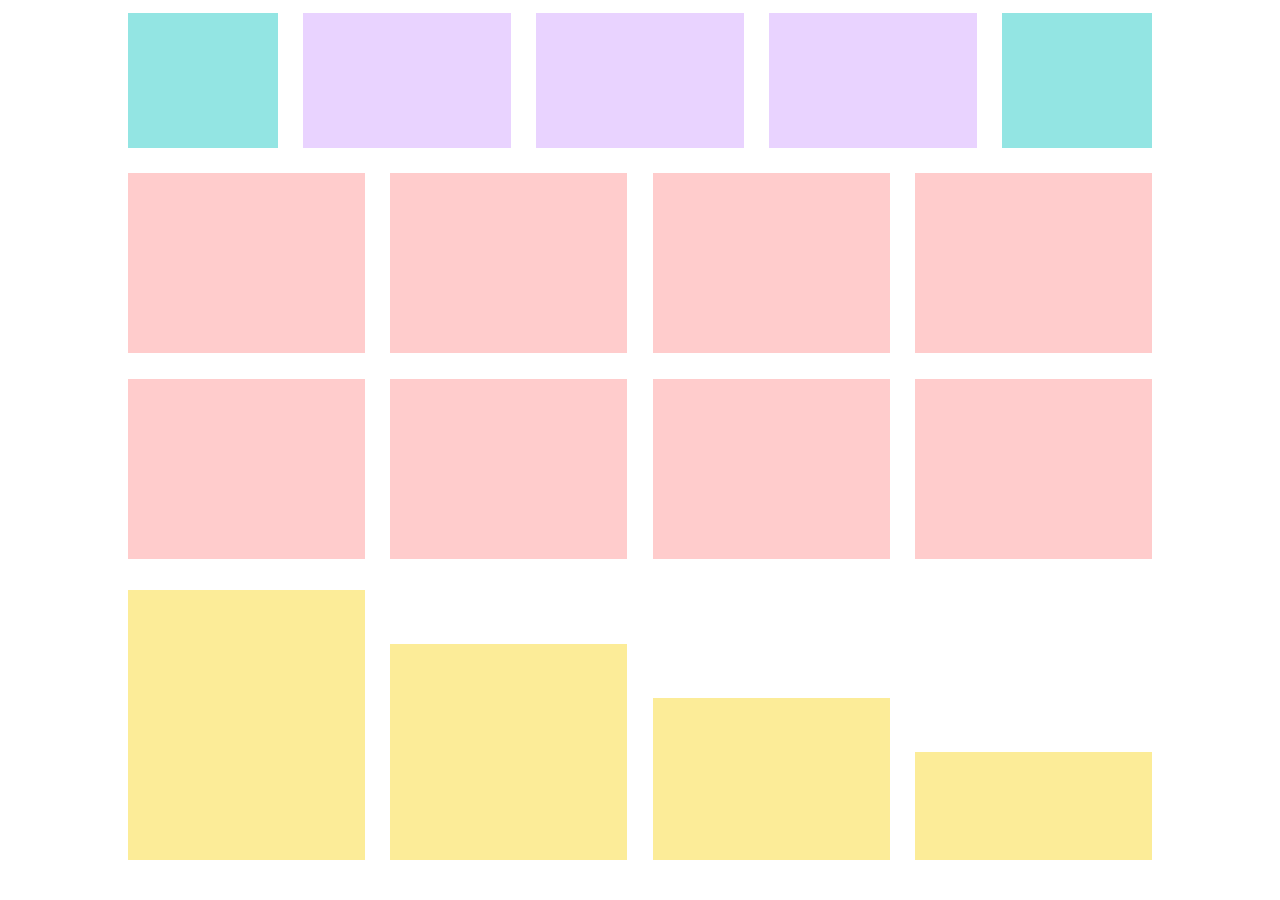
<file: latihan2/index.html>
<!DOCTYPE html>
<html>
<head>
	<title>Latihan2_Elizabeth</title>
	<link rel="stylesheet" type="text/css" href="assets/style.css">
</head>

	<body>
		<div class="Dasar">
			<div class="Satu"></div>
			<div class="Dua"></div>
			<div class="Dua"></div>
			<div class="Dua"></div>
			<div class="Satu"></div>
			<div class="Tiga"></div>
			<div class="Tiga"></div>
			<div class="Tiga"></div>
			<div class="Tiga"></div>
			<div class="Tiga"></div>
			<div class="Tiga"></div>
			<div class="Tiga"></div>
			<div class="Tiga"></div>
			<div class="EmpatA"></div>
			<div class="EmpatB"></div>
			<div class="EmpatC"></div>
			<div class="EmpatD"></div>
		</div>
	</body>
	
</html>
</file>
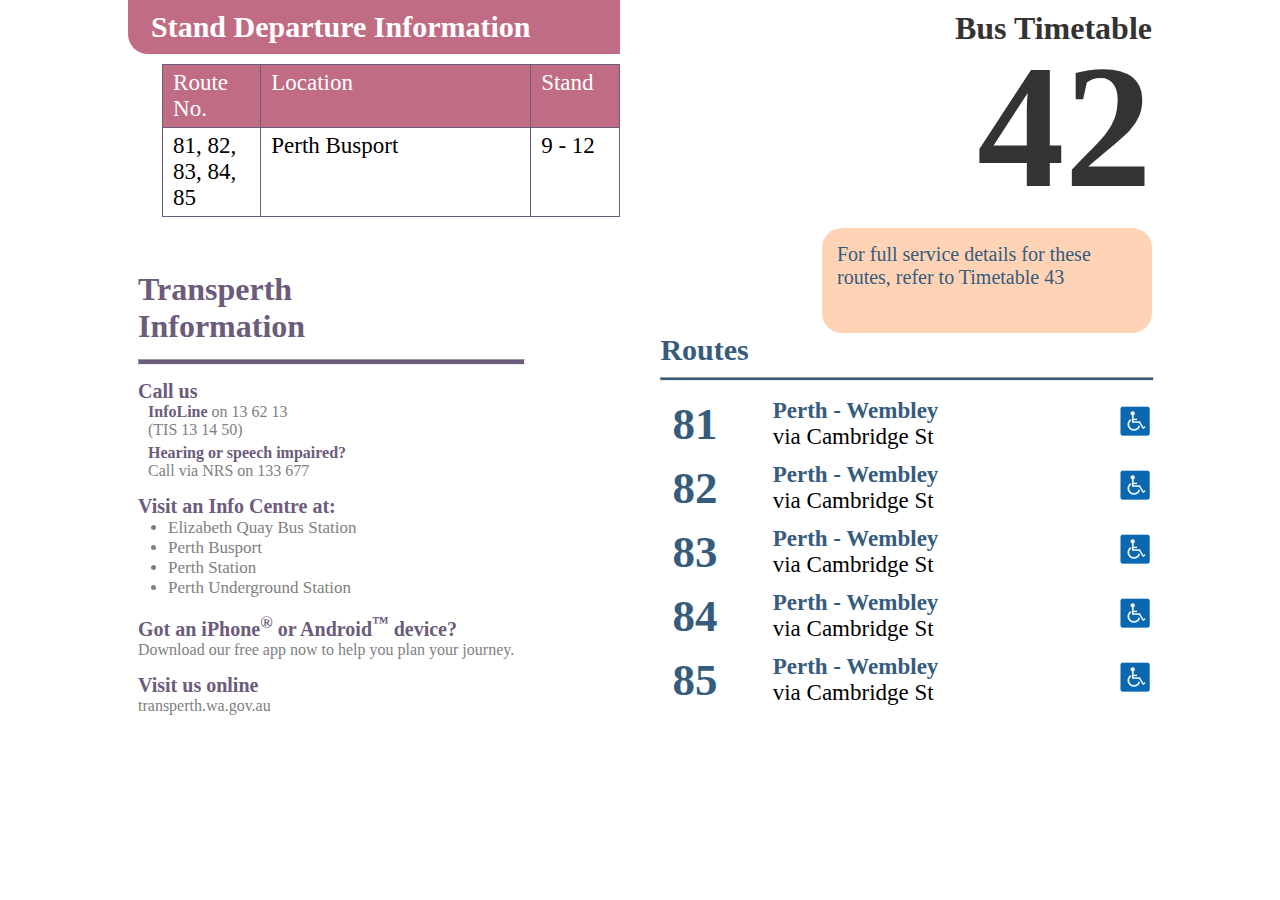
<file: latihan3/index.html>
<!DOCTYPE html>
<html>
<head>
	<title>Latihan3_Elizabeth</title>
	<link rel="stylesheet" type="text/css" href="assets/global.css">
</head>
	<body>
		<div class="Dasar">
			<div class="Kiri">
					<h1>Stand Departure Information</h1>
					<div style="padding-left:10px">
						<table class="tabel-Kiri" style="word-wrap: break-word;table-layout: fixed;">
							<col width="20%"/>
							<col width="55%"/>
							<col width="18%"/>
							<thead>
								<tr>
									<th>Route No.</th>
									<th>Location</th>
									<th>Stand</th>
								</tr>
					 		</thead>
							<tbody>
								<tr>
									<td>81, 82, 83, 84, 85</td>
									<td>Perth Busport</td>
									<td>9 - 12</td>
								</tr>
							</tbody>
					</table>
					<h2>Transperth Information</h2>
					<hr class="Garis1">
					<h3>Call us</h3>
					<div class="Masuk">
						<p><strong>InfoLine</strong> on 13 62 13</p>
						<p>(TIS 13 14 50)</p>
						<p style="margin-top: 5px;"><strong>Hearing or speech impaired?</strong></p>
						<p>Call via NRS on 133 677</p>
					</div>
					<h3>Visit an Info Centre at:</h3>
						<ul>
							<li>Elizabeth Quay Bus Station</li>
							<li>Perth Busport</li>
							<li>Perth Station</li>
							<li>Perth Underground Station</li>
						</ul>
					<h3>Got an iPhone<sup>&#174;</sup> or Android<sup>&trade;</sup> device?</h3>
						<p>Download our free app now to help you plan your journey.</p>
					<h3>Visit us online</h3>
						<p>transperth.wa.gov.au</p>
				</div>
			</div>
			<div class="Kanan">
				<div style="text-align:right">
					<h1 style="color: #333333">Bus Timetable</h1>
					<h1 class="Besar">42</h1>
					<div>
						<p class="Pesan">For full service details for these routes, refer to Timetable 43</p>
					</div>
				</div>
				<h2 style="color: #355c7d;font-size:30px">Routes</h2>
				<hr class="Garis2">
					<table>
						<tbody>
							<tr>
								<td><p class="Angka">81</p></td>
								<td>
									<p>Perth - Wembley</p>
									via Cambridge St
								</td>
								<td class="Icon"><img src="icon.png"></td>
							</tr>
							<tr>
								<td><p class="Angka">82</p></td>
								<td>
									<p>Perth - Wembley</p>
									via Cambridge St
								</td>
								<td class="Icon"><img src="icon.png"></td>
							</tr>
							<tr>
								<td><p class="Angka">83</p></td>
								<td>
									<p>Perth - Wembley</p>
									via Cambridge St
								<td class="Icon"><img src="icon.png" ></td>
							</tr>
							<tr>
								<td><p class="Angka">84</p></td>
								<td>
									<p>Perth - Wembley</p>
									via Cambridge St
								</td>
								<td class="Icon"> <img src="icon.png"></td>
							</tr>
							<tr>
								<td><p class="Angka">85</p></td>
								<td>
									<p>Perth - Wembley</p>
									via Cambridge St
								</td>
								<td class="Icon"><img src="icon.png"></td>
							</tr>
						</tbody>
					</table>
				</div>
			</div>
	</body>
</html>
</file>
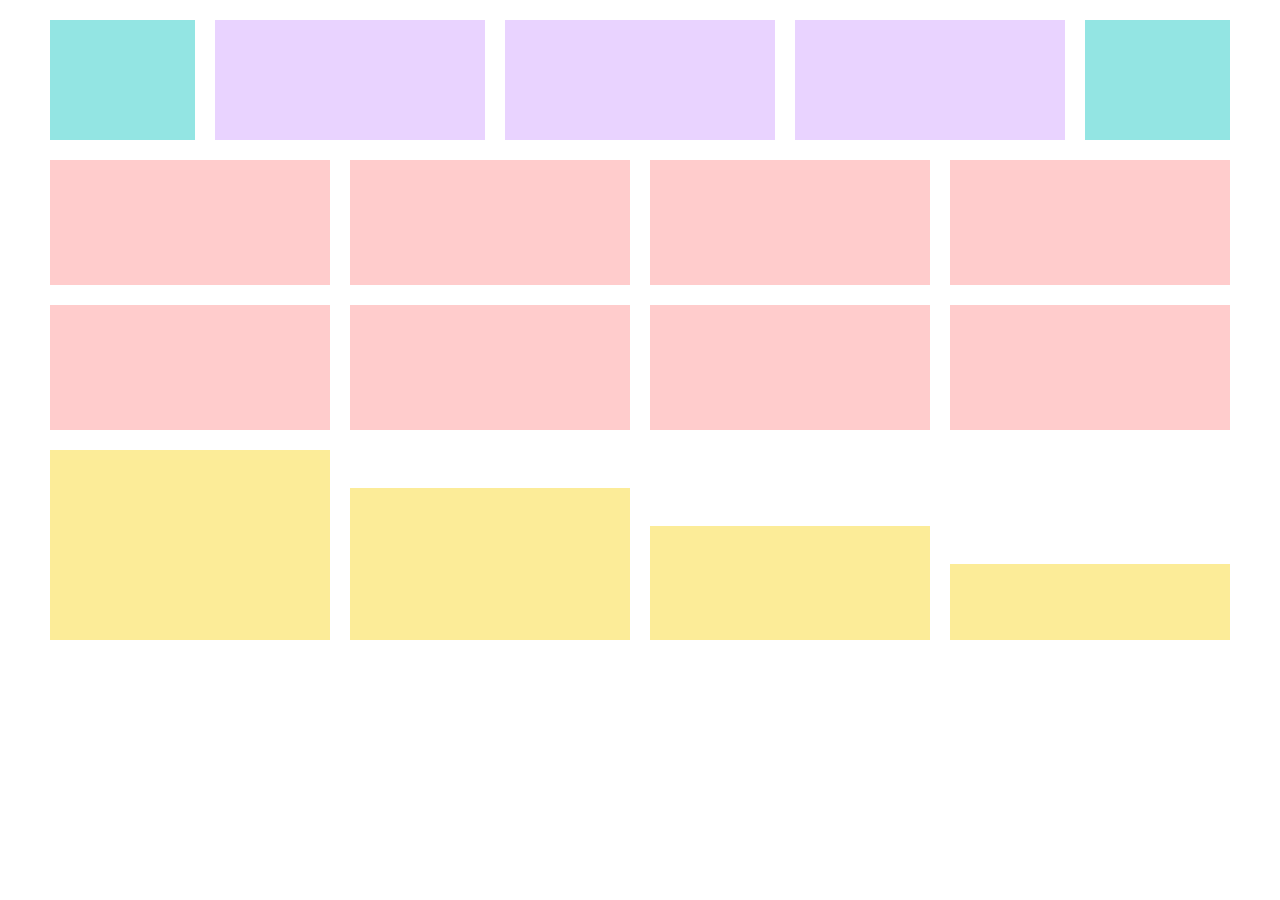
<file: Latihan2Coba.html>
<!DOCTYPE html>
<html>
	<head>
		<title>Latihan2_Elizabeth</title>
		<style>
			* {
				margin: 5px;
				padding: 0px;
			}
			.Dasar{
				width: 1200px;
				margin: auto;
			}
			.Satu{
				background-color: #93e5e3;
				width: 145px;
				height: 120px;
				margin: 10px;

				float: left;
				position: relative;
			}

			.Dua {
				background-color: #e9d3ff;
				width: 270px;
				height: 120px;
				margin: 10px;

				float: left;
				position: relative;
			}

			.Tiga {
				background-color: #ffcccc;
				width: 280px;
				height: 125px;
				margin: 10px;

				float: left;
				position: relative;
			}
			.EmpatA {
				background-color: #fcec98;
				width: 280px;
				height: 190px;
				margin: 10px;

				float: left;
				position: relative;
			}
			.EmpatB {
				background-color: #fcec98;
				width: 280px;
				height: 152px;
				margin: 10px;
				margin-top: 48px;

				float: left;
				position: relative;
			}
			.EmpatC {
				background-color: #fcec98;
				width: 280px;
				height: 114px;
				margin: 10px;
				margin-top: 86px;

				float: left;
				position: relative;
			}
			.EmpatD {
				background-color: #fcec98;
				width: 280px;
				height: 76px;
				margin: 10px;
				margin-top: 124px;

				float: left;
				position: relative;
			}
		</style>
	</head>
		<body>
			<div class="Dasar">
				<div class="Satu"></div>
				<div class="Dua"></div>
				<div class="Dua"></div>
				<div class="Dua"></div>
				<div class="Satu"></div>
				<div class="Tiga"></div>
				<div class="Tiga"></div>
				<div class="Tiga"></div>
				<div class="Tiga"></div>
				<div class="Tiga"></div>
				<div class="Tiga"></div>
				<div class="Tiga"></div>
				<div class="Tiga"></div>
				<div class="EmpatA"></div>
				<div class="EmpatB"></div>
				<div class="EmpatC"></div>
				<div class="EmpatD"></div>
			</div>
		</body>
</html>
</file>
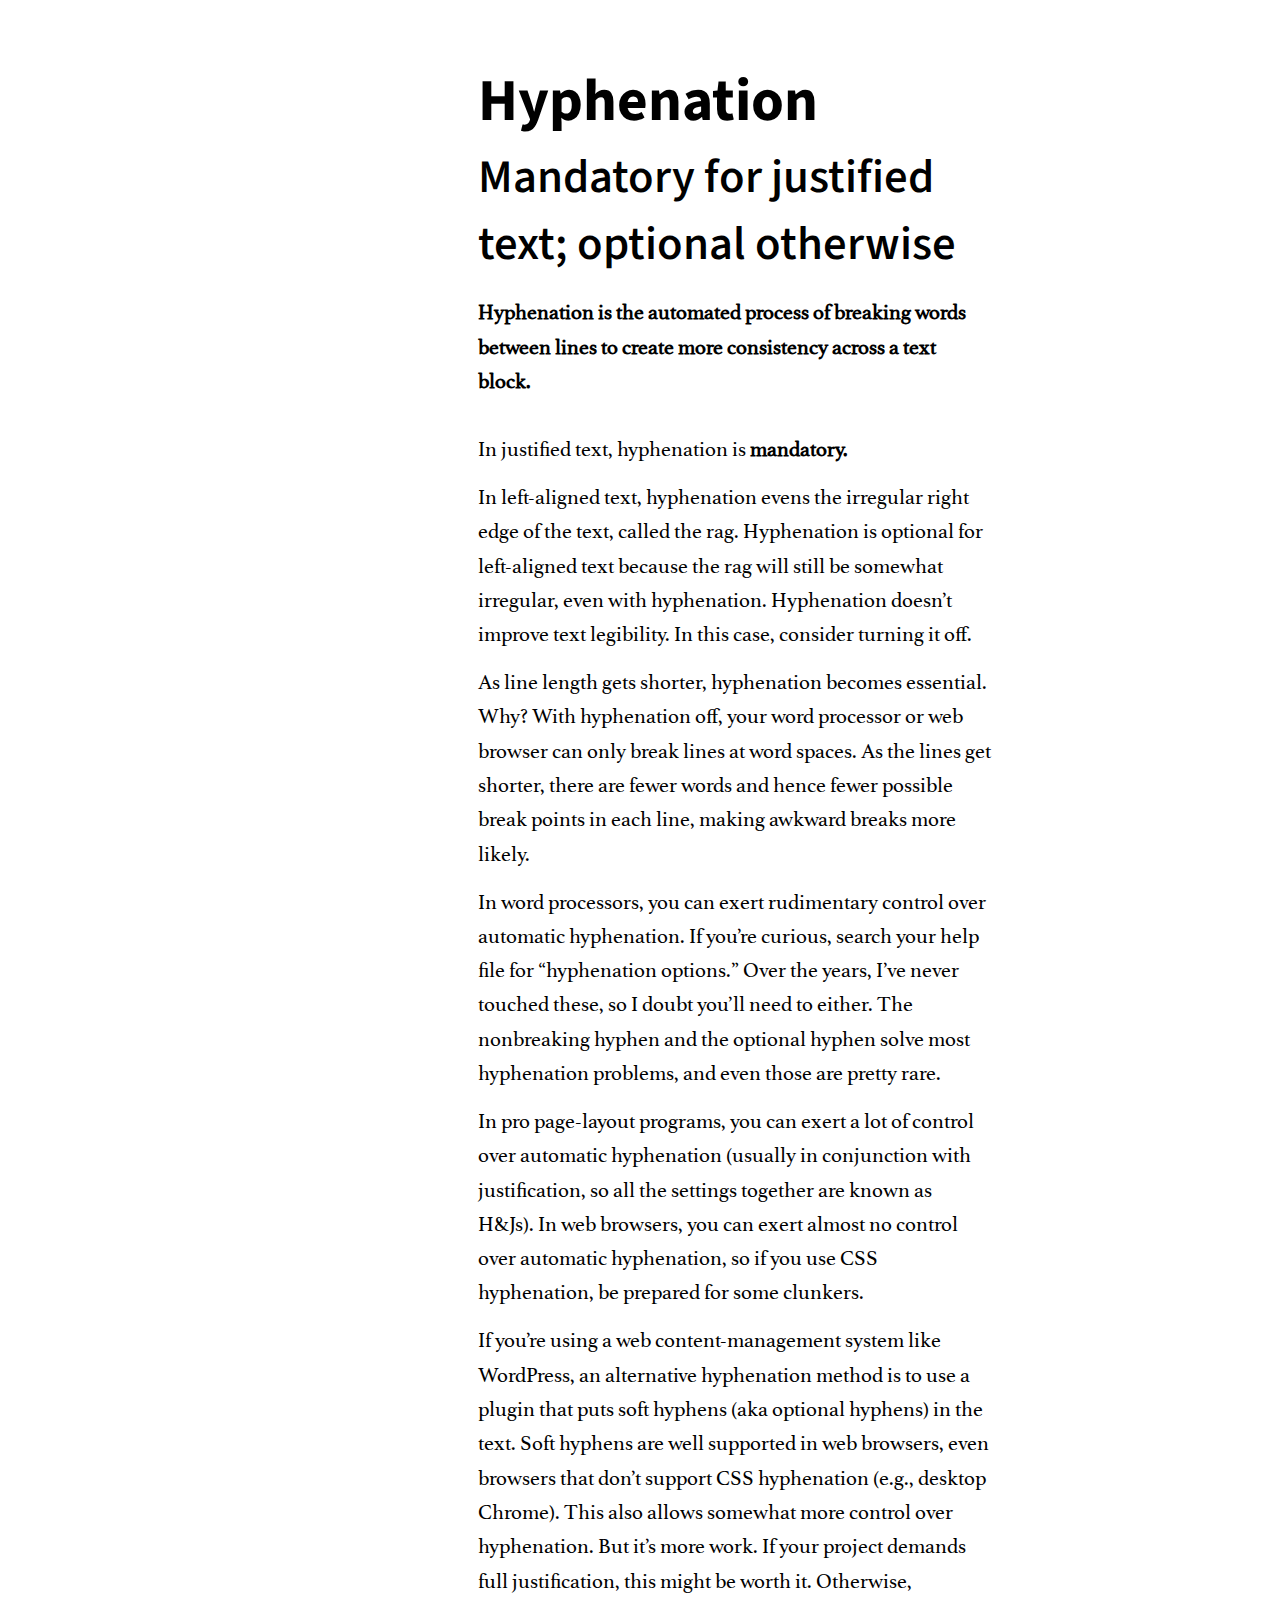
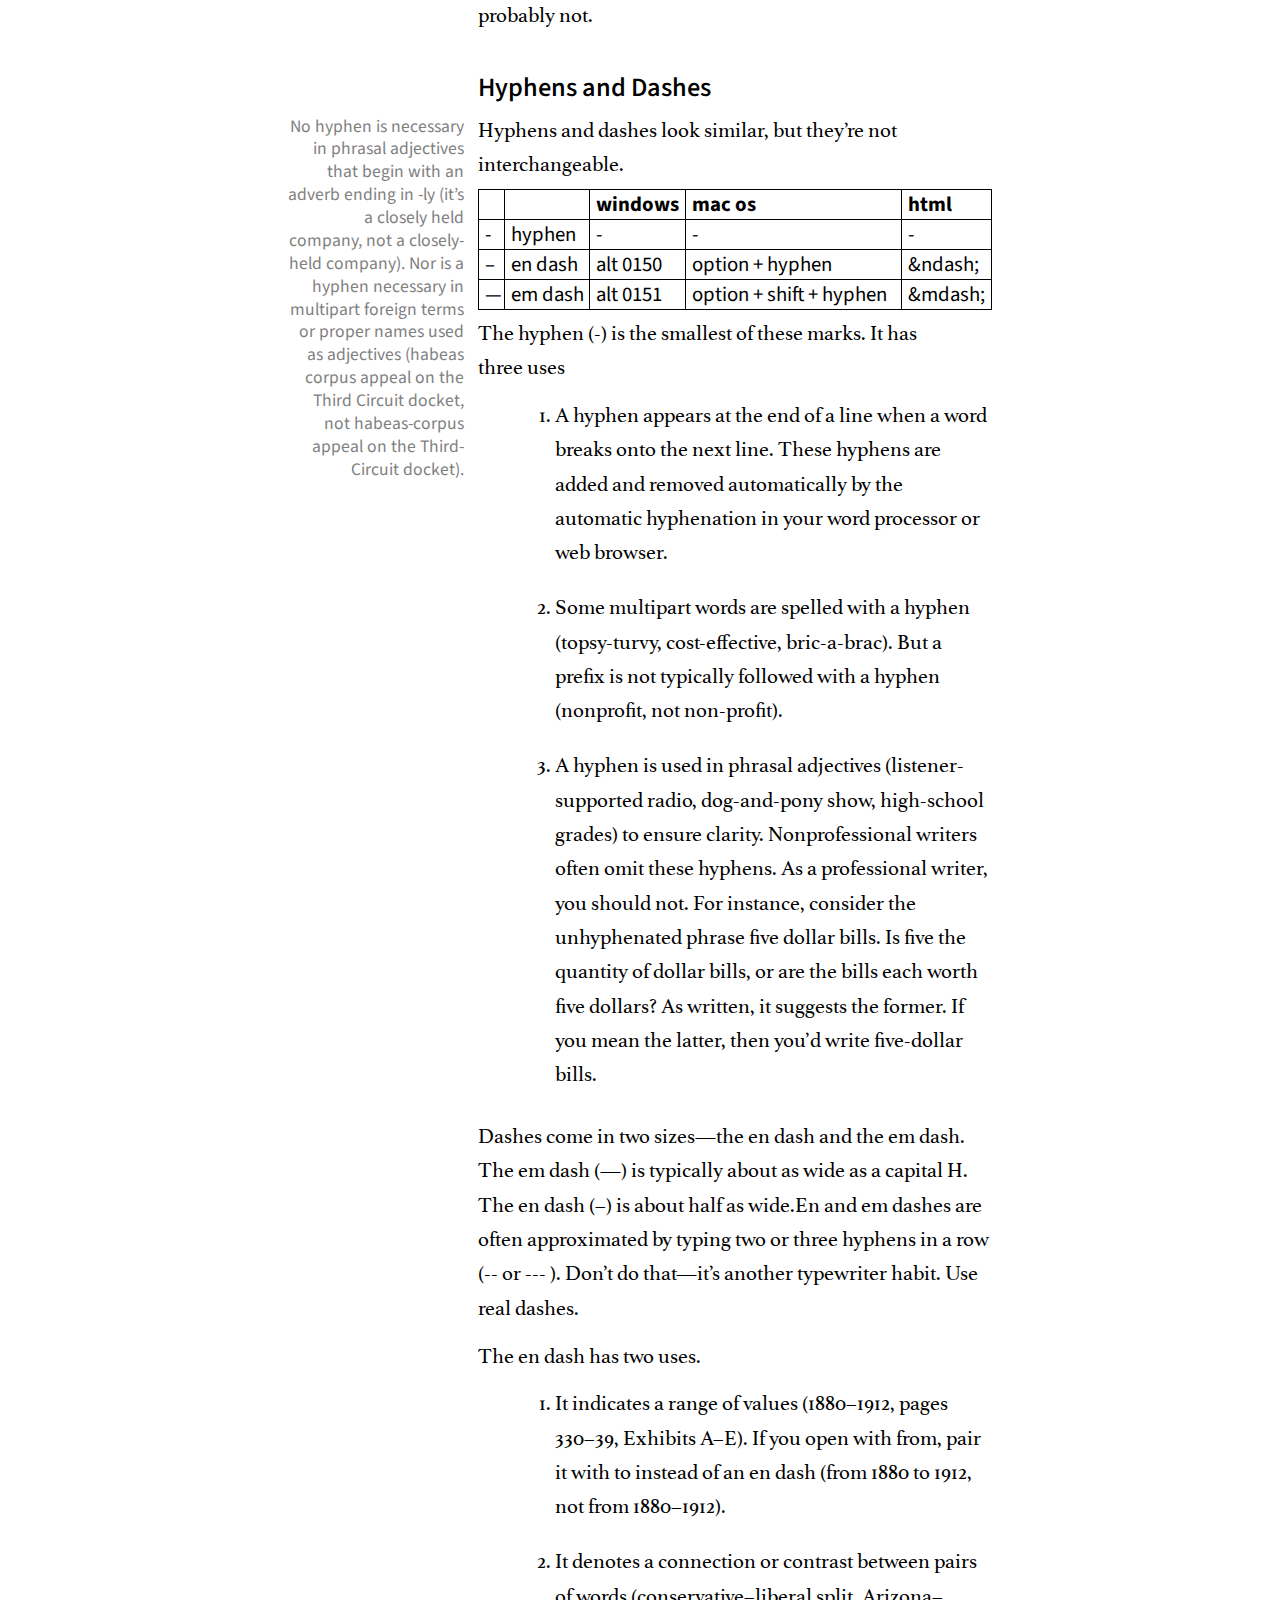
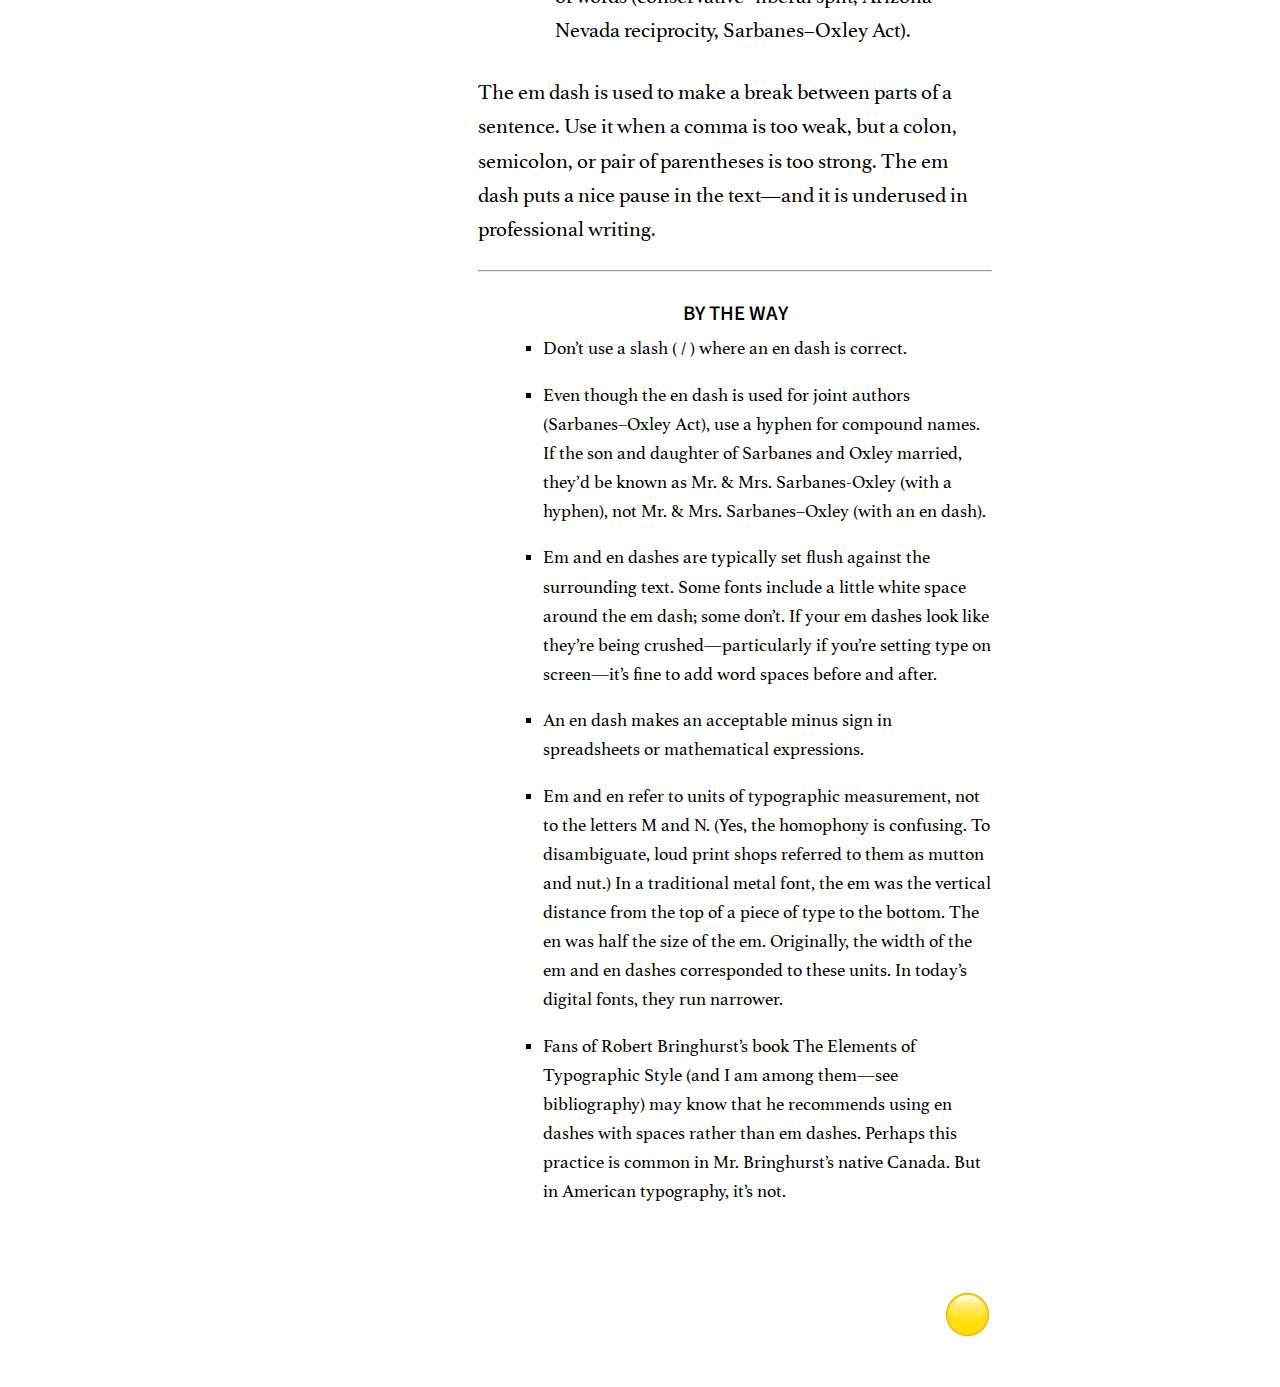
<file: lat4/hyphenation.html>
<!DOCTYPE html>
<html>
<head>
	<meta name="viewport" content="width=device-width, initial-scale=1">
	<title>Hyphenation</title>
	<link rel="stylesheet" type="text/css" href="assets/global.css">
	<link rel="stylesheet" type="text/css" href="assets/typography.css">
</head>
<body>
	<main>
		<section>
		<h1>Hyphenation</h1>
		<h2>Mandatory for justified text; optional otherwise</h2>
		<div class="deck"> Hyphenation is the automated process of breaking words between lines to create more consistency across a text block.</div>
	</section>
	<section>
		<p> In justified text, hyphenation is <strong>mandatory.</strong> </p>
		<p>In left-aligned text, hyphenation evens the irregular right edge of the text, called the rag. Hyphenation is optional for left-aligned text because the rag will still be somewhat irregular, even with hyphenation. Hyphenation doesn’t improve text legibility. In this case, consider turning it off.</p>
		<p>As line length gets shorter, hyphenation becomes essential. Why? With hyphenation off, your word processor or web browser can only break lines at word spaces. As the lines get shorter, there are fewer words and hence fewer possible break points in each line, making awkward breaks more likely.</p>
		<p>In word processors, you can exert rudimentary control over automatic hyphenation. If you’re curious, search your help file for “hyphenation options.” Over the years, I’ve never touched these, so I doubt you’ll need to either. The nonbreaking hyphen and the optional hyphen solve most hyphenation problems, and even those are pretty rare.</p>
		<p>In pro page-layout programs, you can exert a lot of control over automatic hyphenation (usually in conjunction with justification, so all the settings together are known as H&Js).
		In web browsers, you can exert almost no control over automatic hyphenation, so if you use CSS hyphenation, be prepared for some clunkers.</p>
		<p>If you’re using a web content-management system like WordPress, an alternative hyphenation method is to use a plugin that puts soft hyphens (aka optional hyphens) in the text. Soft hyphens are well supported in web browsers, even browsers that don’t support CSS hyphenation (e.g., desktop Chrome). This also allows somewhat more control over hyphenation. But it’s more work. If your project demands full justification, this might be worth it. Otherwise, probably not.</p>
	</section>
	<section>
		<h3>Hyphens and Dashes</h3>
		<p>Hyphens and dashes look similar, but they’re not interchangeable.</p>
	</section>
		<aside style="padding-top: 4.3em">No hyphen is necessary in phrasal adjectives that begin with an adverb ending in ‑ly (it’s a closely held company, not a closely-held company). Nor is a hyphen necessary in multipart foreign terms or proper names used as adjectives (habeas corpus appeal on the Third Circuit docket, not habeas-corpus appeal on the Third-Circuit docket).</aside>
		<section>
		<table>
			<thead>
				<tr>
					<th> </th>
					<th> </th>
					<th>windows</th>
					<th>mac os</th>
					<th>html</th>
				</tr>
			</thead>
			<tbody>
				<tr>
					<td>-</td>
					<td>hyphen</td>
					<td>-</td>
					<td>-</td>
					<td>-</td>
				</tr>
				<tr>
					<td>&ndash;</td>
					<td>en dash</td>
					<td>alt 0150</td>
					<td>option + hyphen</td>
					<td>&#38;ndash;</td>
				</tr>
				<tr>
					<td>&mdash;</td>
					<td>em dash</td>
					<td>alt 0151</td>
					<td>option + shift + hyphen</td>
					<td>&#38;mdash;</td>
				</tr>
			</tbody>
		</table>
		</section>
		<section>
		<p>The hyphen (-) is the smallest of these marks. It has three uses</p>
		<ol class="numbering">
		 	<li>A hyphen appears at the end of a line when a word breaks onto the next line. These hyphens are added and removed automatically by the automatic hyphenation in your word processor or web browser.</li>
		 	<li>Some multipart words are spelled with a hyphen (topsy-turvy, cost-effective, bric-a-brac). But a prefix is not typically followed with a hyphen (nonprofit, not non-profit).</li>
		 	<li>A hyphen is used in phrasal adjectives (listener-supported radio, dog-and-pony show, high-school grades) to ensure clarity. Nonprofessional writers often omit these hyphens. As a professional writer, you should not. For instance, consider the unhyphenated phrase five dollar bills. Is five the quantity of dollar bills, or are the bills each worth five dollars? As written, it suggests the former. If you mean the latter, then you’d write five-dollar bills.</li>
		</ol>
		<p>Dashes come in two sizes—the en dash and the em dash. The em dash (—) is typically about as wide as a capital H. The en dash (–) is about half as wide.En and em dashes are often approximated by typing two or three hyphens in a row (-- or --- ). Don’t do that—it’s another typewriter habit. Use real dashes.</p>
		<p>The en dash has two uses.</p>
		<ol class="numbering", type="square">
			<li>It indicates a range of values (1880–1912, pages 330–39, Exhibits A–E). If you open with from, pair it with to instead of an en dash (from 1880 to 1912, not from 1880–1912).</li>
			<li>It denotes a connection or contrast between pairs of words (conservative–liberal split, Arizona–Nevada reciprocity, Sarbanes–Oxley Act).</li>
		</ol>
		<p>The em dash is used to make a break between parts of a sentence. Use it when a comma is too weak, but a colon, semicolon, or pair of parentheses is too strong. The em dash puts a nice pause in the text—and it is underused in professional writing.</p>
		</section>
		<section>
			<hr>
		</section>
		<section>
		<h4>BY THE WAY</h4>
		<ul class="endnote", type="square">
			<li>Don’t use a slash ( / ) where an en dash is correct.</li>
			<li>Even though the en dash is used for joint authors (Sarbanes–Oxley Act), use a hyphen for compound names. If the son and daughter of Sarbanes and Oxley married, they’d be known as Mr. & Mrs. Sarbanes-Oxley (with a hyphen), not Mr. & Mrs. Sarbanes–Oxley (with an en dash).</li>
			<li>Em and en dashes are typically set flush against the surrounding text. Some fonts include a little white space around the em dash; some don’t. If your em dashes look like they’re being crushed—particularly if you’re setting type on screen—it’s fine to add word spaces before and after.</li>
			<li>An en dash makes an acceptable minus sign in spreadsheets or mathematical expressions.</li>
			<li>Em and en refer to units of typographic measurement, not to the letters M and N. (Yes, the homophony is confusing. To disambiguate, loud print shops referred to them as mutton and nut.) In a traditional metal font, the em was the vertical distance from the top of a piece of type to the bottom. The en was half the size of the em. Originally, the width of the em and en dashes corresponded to these units. In today’s digital fonts, they run narrower.</li>
			<li>Fans of Robert Bringhurst’s book The Elements of Typographic Style (and I am among them—see bibliography) may know that he recommends using en dashes with spaces rather than em dashes. Perhaps this practice is common in Mr. Bringhurst’s native Canada. But in American typography, it’s not.</li>
		</ul>
		<a href="page_margins.html"><img src="assets/yellow.png"/></a>
	</section>
	</div>
	</main>
</body>
</html>
</file>
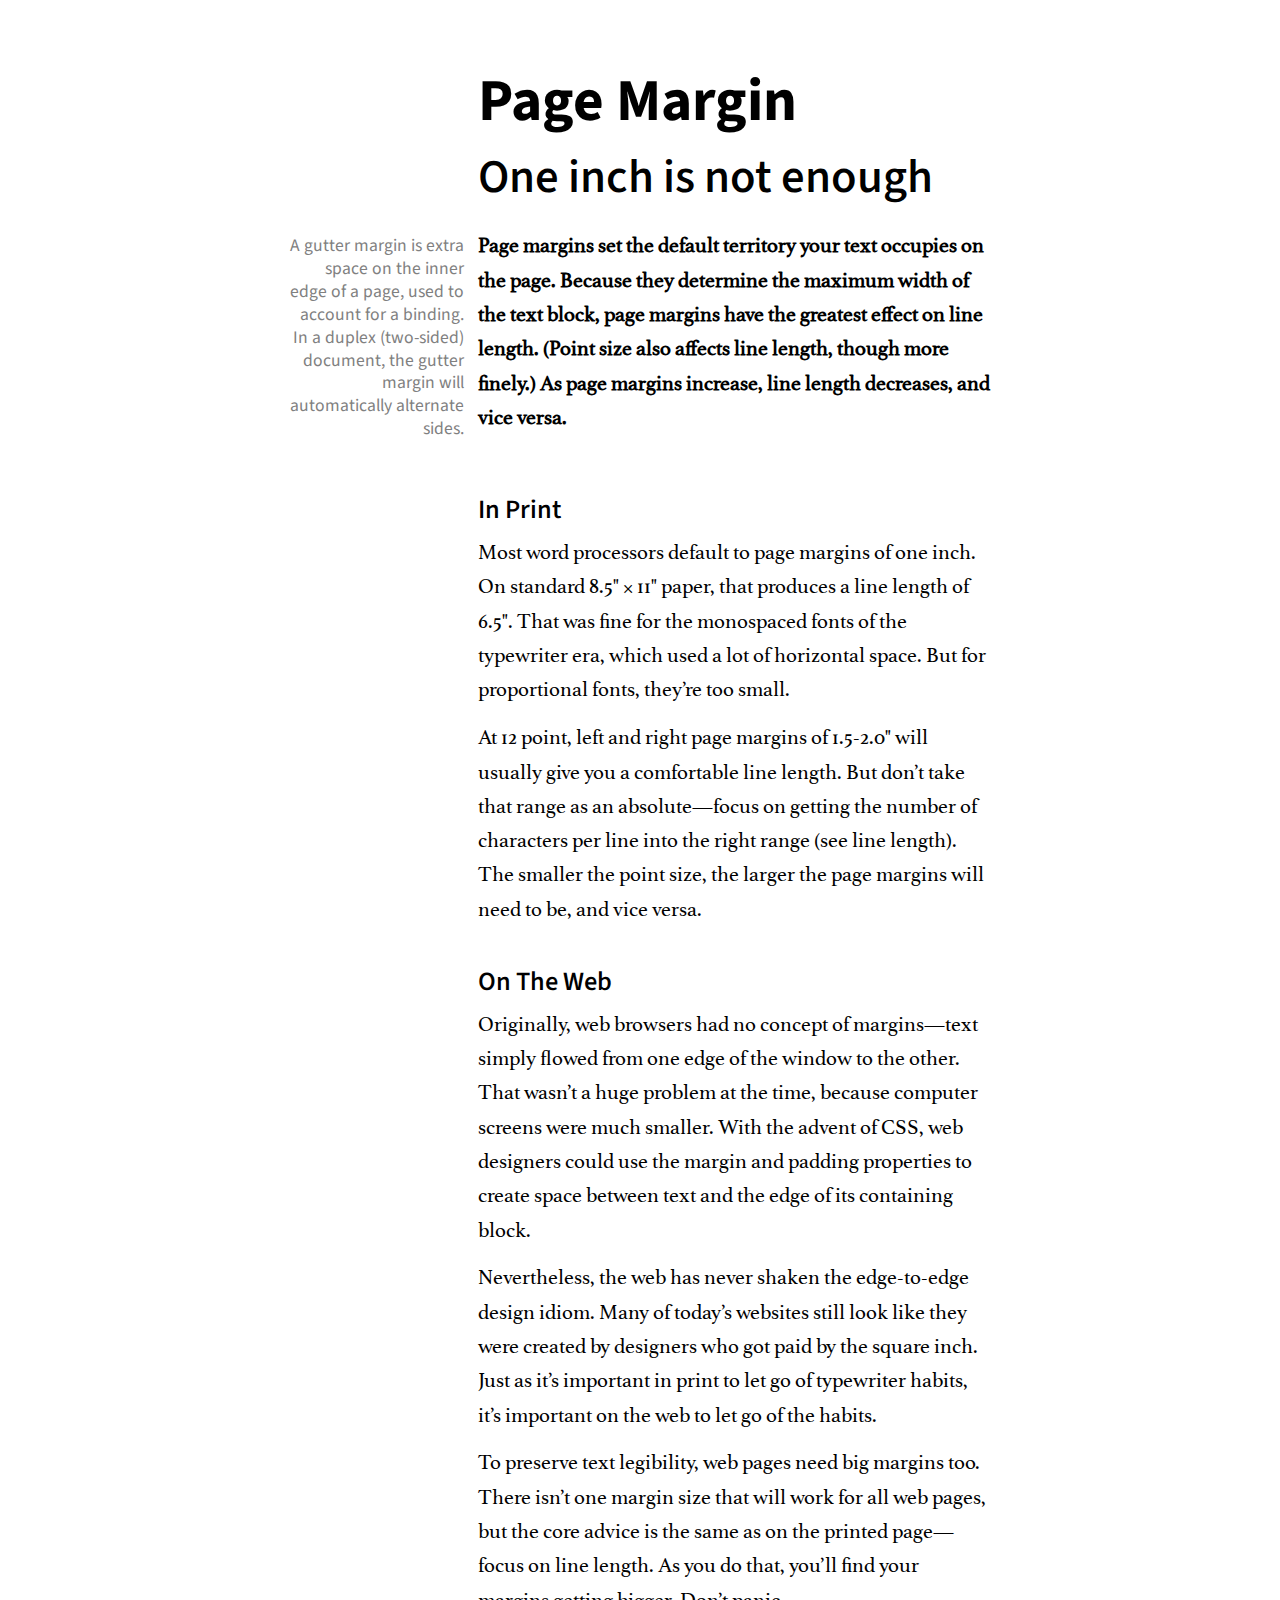
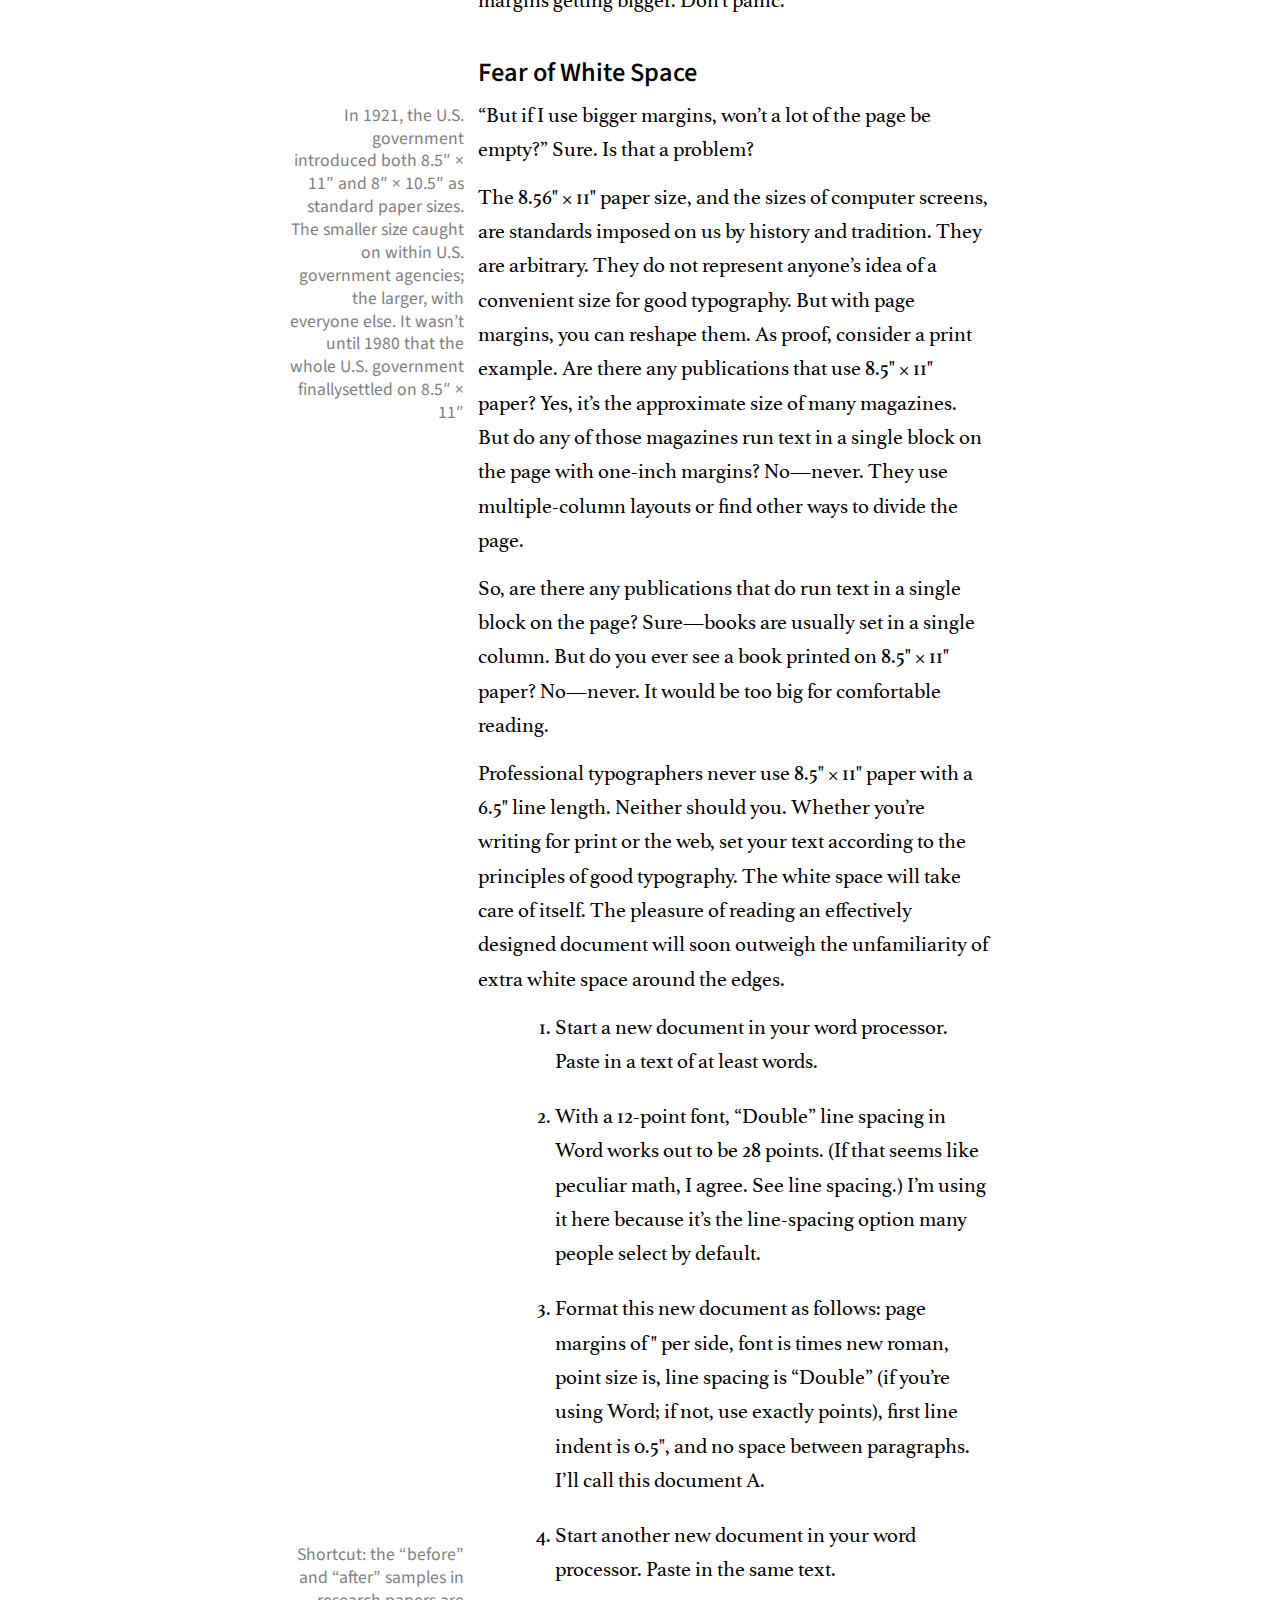
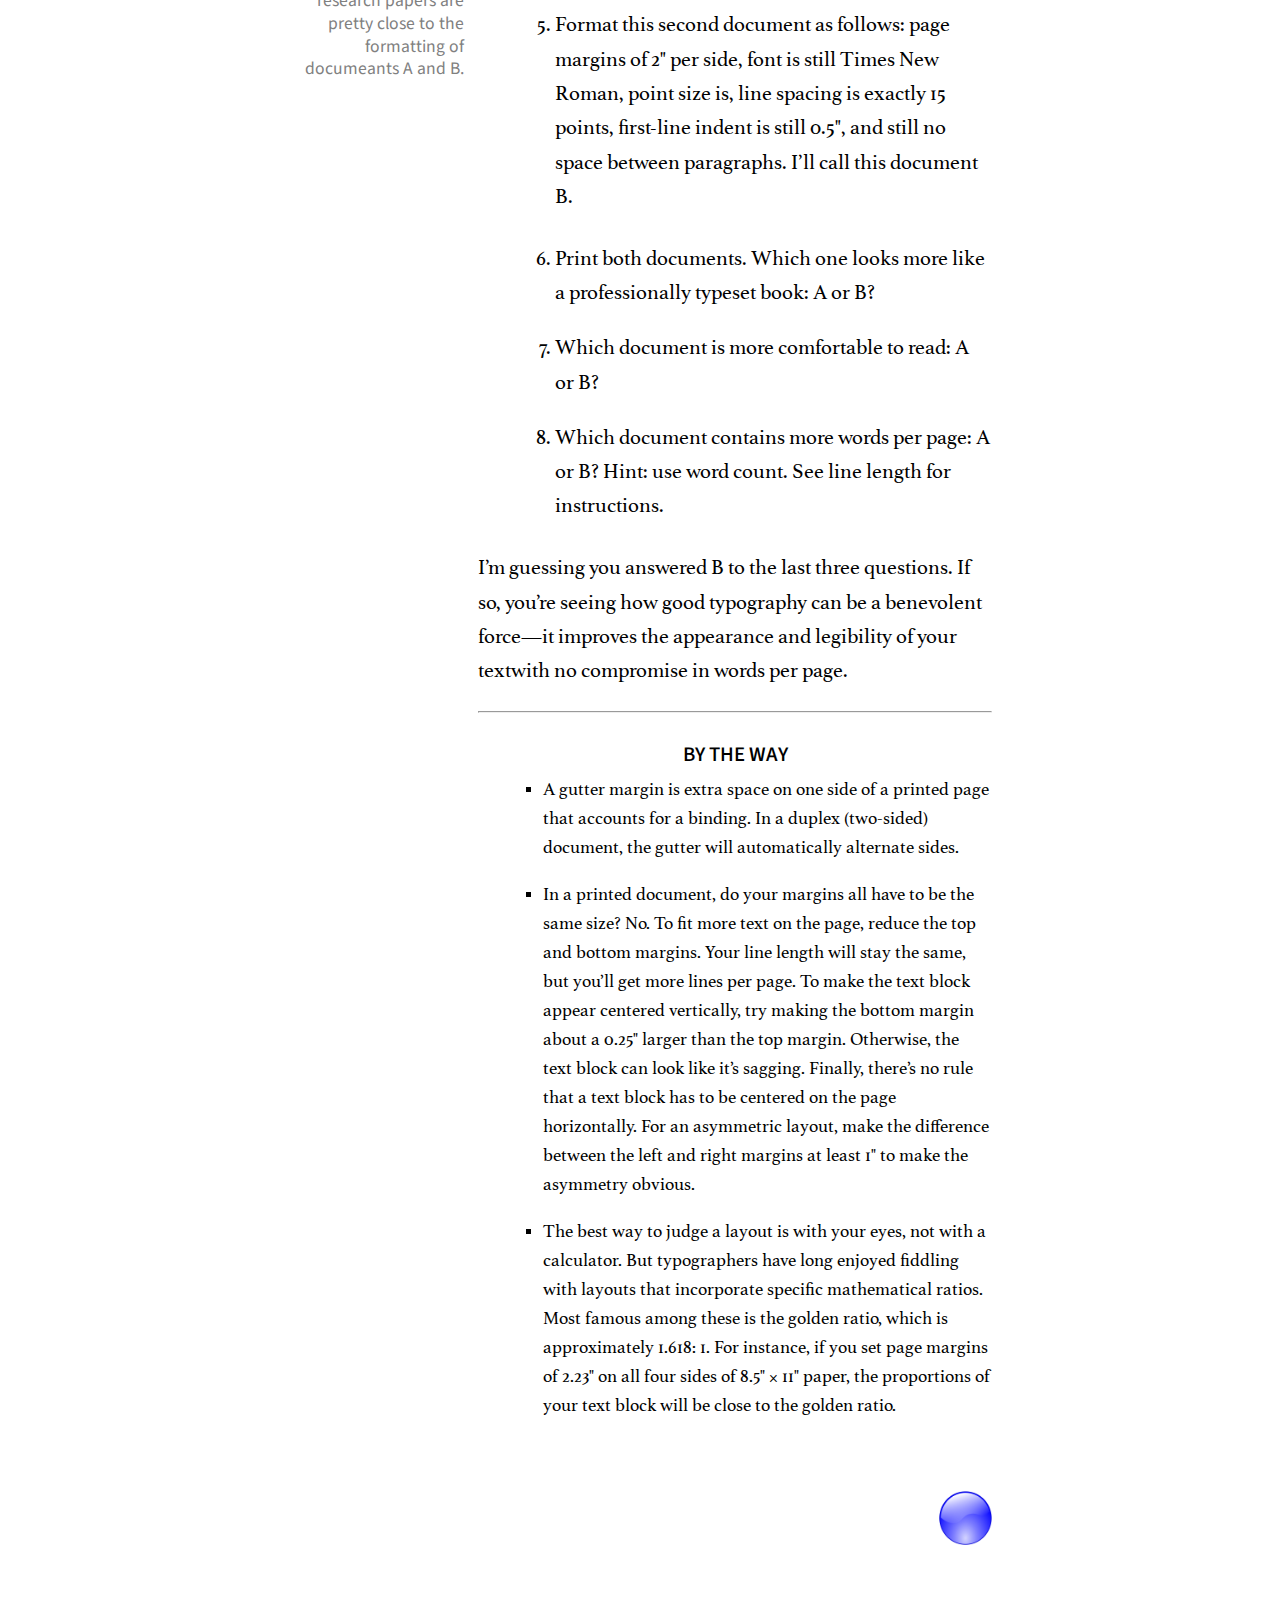
<file: lat4/page_margins.html>
<!DOCTYPE html>
<html>
<head>
	<meta name="viewport" content="width=device-width, initial-scale=1">
	<title>Page Margin</title>
	<link rel="stylesheet" type="text/css" href="assets/global.css">
	<link rel="stylesheet" type="text/css" href="assets/typography.css">
</head>
<body>
	<main>
	<section>
		<h1>Page Margin</h1>
		<h2>One inch is not enough</h2>
	</section>
	<section>
		<p class="deck"> Page margins set the default territory your text occupies on the page. Because they determine the maximum width of the text block, page margins have the greatest effect on line length. (Point size also affects line length, though more finely.) As page margins increase, line length decreases, and vice versa.</p>
	</section>
	<aside style="padding-top: 1.35em">
		A gutter margin is extra space on the inner edge of a page, used to account for a binding. In a duplex (two-sided) document, the gutter margin will automatically alternate sides.
	</aside>
		<section>
		<h3>In Print</h3>
		<p>Most word processors default to page margins of one inch. On standard 8.5" × 11"  paper, that produces a line length of 6.5". That was fine for the monospaced fonts of the typewriter era, which used a lot of horizontal space. But for proportional fonts, they’re too small. </p>

		<p>At 12 point, left and right page margins of 1.5-2.0" will usually give you a comfortable line length. But don’t take that range as an absolute—focus on getting the number of characters per line into the right range (see line length). The smaller the point size, the larger the page margins will need to be, and vice versa. </p>
		</section>
		<section>
		<h3>On The Web</h3>
		<p>Originally, web browsers had no concept of margins—text simply flowed from one edge of the window to the other. That wasn’t a huge problem at the time, because computer screens were much smaller. With the advent of CSS, web designers could use the margin and padding properties to create space between text and the edge of its containing block.</p>
		<p>Nevertheless, the web has never shaken the edge-to-edge design idiom. Many of today’s websites still look like they were created by designers who got paid by the square inch. Just as it’s important in print to let go of typewriter habits, it’s important on the web to let go of the  habits.</p>
		<p>To preserve text legibility, web pages need big margins too. There isn’t one margin size that will work for all web pages, but the core advice is the same as on the printed page—focus on line length. As you do that, you’ll find your margins getting bigger. Don’t panic.</p>
		</section>
		<section>
		<h3>Fear of White Space</h3>
		</section>
		<section>
		<p>“But if I use bigger margins, won’t a lot of the page be empty?” Sure. Is that a problem?</p>
		</section>
		<aside style="padding-top: 0.733em">In 1921, the U.S. government introduced both 8.5″ × 11″ and 8″ × 10.5″ as standard paper sizes. The smaller size caught on within U.S. government agencies; the larger, with everyone else. It wasn’t until 1980 that the whole U.S. government finallysettled on 8.5″ × 11″</aside>
		<section>
		<p>The 8.56" × 11" paper size, and the sizes of computer screens, are standards imposed on us by history and tradition. They are arbitrary. They do not represent anyone’s idea of a convenient size for good typography. But with page margins, you can reshape them. As proof, consider a print example. Are there any publications that use 8.5" × 11" paper? Yes, it’s the approximate size of many magazines. But do any of those magazines run text in a single block on the page with one-inch margins? No—never. They use multiple-column layouts or find other ways to divide the page.</p>
		<p>So, are there any publications that do run text in a single block on the page? Sure—books are usually set in a single column. But do you ever see a book printed on 8.5" × 11" paper? No—never. It would be too big for comfortable reading.</p>
		<p>Professional typographers never use 8.5" × 11" paper with a 6.5" line length. Neither should you. Whether you’re writing for print or the web, set your text according to the principles of good typography. The white space will take care of itself. The pleasure of reading an effectively designed document will soon outweigh the unfamiliarity of extra white space around the edges.</p>
		</section>
		<section>
		<ol class="numbering">
		 	<li>Start a new document in your word processor. Paste in a text of at least words.</li>
		 	<li>With a 12-point font, “Double” line spacing in Word works out to be 28 points. (If that seems like peculiar math, I agree. See line spacing.) I’m using it here because it’s the line-spacing option many people select by default.</li>
			<li>Format this new document as follows: page margins of " per side, font is times new roman, point size is, line spacing is “Double” (if you’re using Word; if not, use exactly points), first line indent is 0.5", and no space between paragraphs. I’ll call this document A.</li>
			<li>Start another new document in your word processor. Paste in the same text.</li>
			<li>Format this second document as follows: page margins of 2" per side, font is still Times New Roman, point size is, line spacing is exactly 15 points, first-line indent is still 0.5", and still no space between paragraphs. I’ll call this document B.</li>
		</ol></section>
			<aside style="padding-top: 30.7em">Shortcut: the “before” and “after” samples in research papers are pretty close to the formatting of documeants A and B.</aside>
		<section>
			<ol class="numbering", start="6">
			<li>Print both documents. Which one looks more like a professionally typeset book: A or B?</li>
			<li>Which document is more comfortable to read: A or B?</li><li>Which document contains more words per page: A or B? Hint: use word count. See line length for instructions.</li>
			</ol>
		</section>
		<section>
		<p>I’m guessing you answered B to the last three questions.  If so, you’re seeing how good typography can be a benevolent force—it improves the appearance and legibility of your textwith no compromise in words per page.</p>
		</section>
		<section>
			<hr>
		</section>
		<section>
		<h4>BY THE WAY</h4>
		<ul class="endnote", type="square">
			<li>A gutter margin is extra space on one side of a printed page that accounts for a binding. In a duplex (two-sided) document, the gutter will automatically alternate sides.</li>
			<li>In a printed document, do your margins all have to be the same size? No. To fit more text on the page, reduce the top and bottom margins. Your line length will stay the same, but you’ll get more lines per page. To make the text block appear centered vertically, try making the bottom margin about a 0.25" larger than the top margin. Otherwise, the text block can look like it’s sagging. Finally, there’s no rule that a text block has to be centered on the page horizontally. For an asymmetric layout, make the difference between the left and right margins at least 1" to make the asymmetry obvious.</li>
			<li>The best way to judge a layout is with your eyes, not with a calculator. But typographers have long enjoyed fiddling with layouts that incorporate specific mathematical ratios. Most famous among these is the golden ratio, which is approximately 1.618: 1. For instance, if you set page margins of 2.23" on all four sides of 8.5" × 11" paper, the proportions of your text block will be close to the golden ratio.</li>

		<a href="hyphenation.html"><img src="assets/blue.png"/></a>
	</section>
	</main>
</body>
</html>
</file>
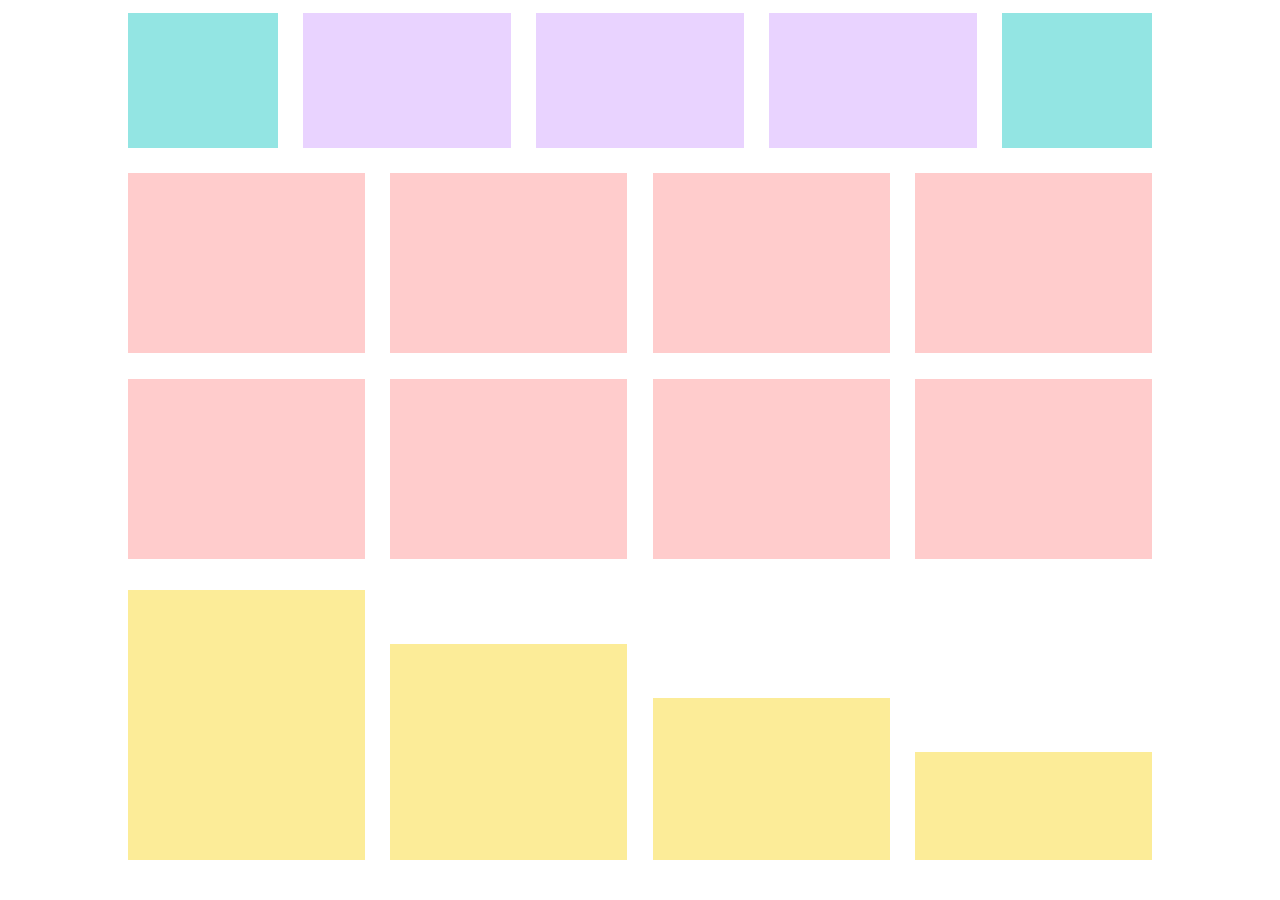
<file: latihan2/Latihan2.html>
<!DOCTYPE html>
<html>
<head>
	<title>Latihan2_Elizabeth</title>
	<link rel="stylesheet" type="text/css" href="assets/style.css">
</head>

	<body>
		<div class="Dasar">
			<div class="Satu"></div>
			<div class="Dua"></div>
			<div class="Dua"></div>
			<div class="Dua"></div>
			<div class="Satu"></div>
			<div class="Tiga"></div>
			<div class="Tiga"></div>
			<div class="Tiga"></div>
			<div class="Tiga"></div>
			<div class="Tiga"></div>
			<div class="Tiga"></div>
			<div class="Tiga"></div>
			<div class="Tiga"></div>
			<div class="EmpatA"></div>
			<div class="EmpatB"></div>
			<div class="EmpatC"></div>
			<div class="EmpatD"></div>
		</div>
	</body>
	
</html>
</file>
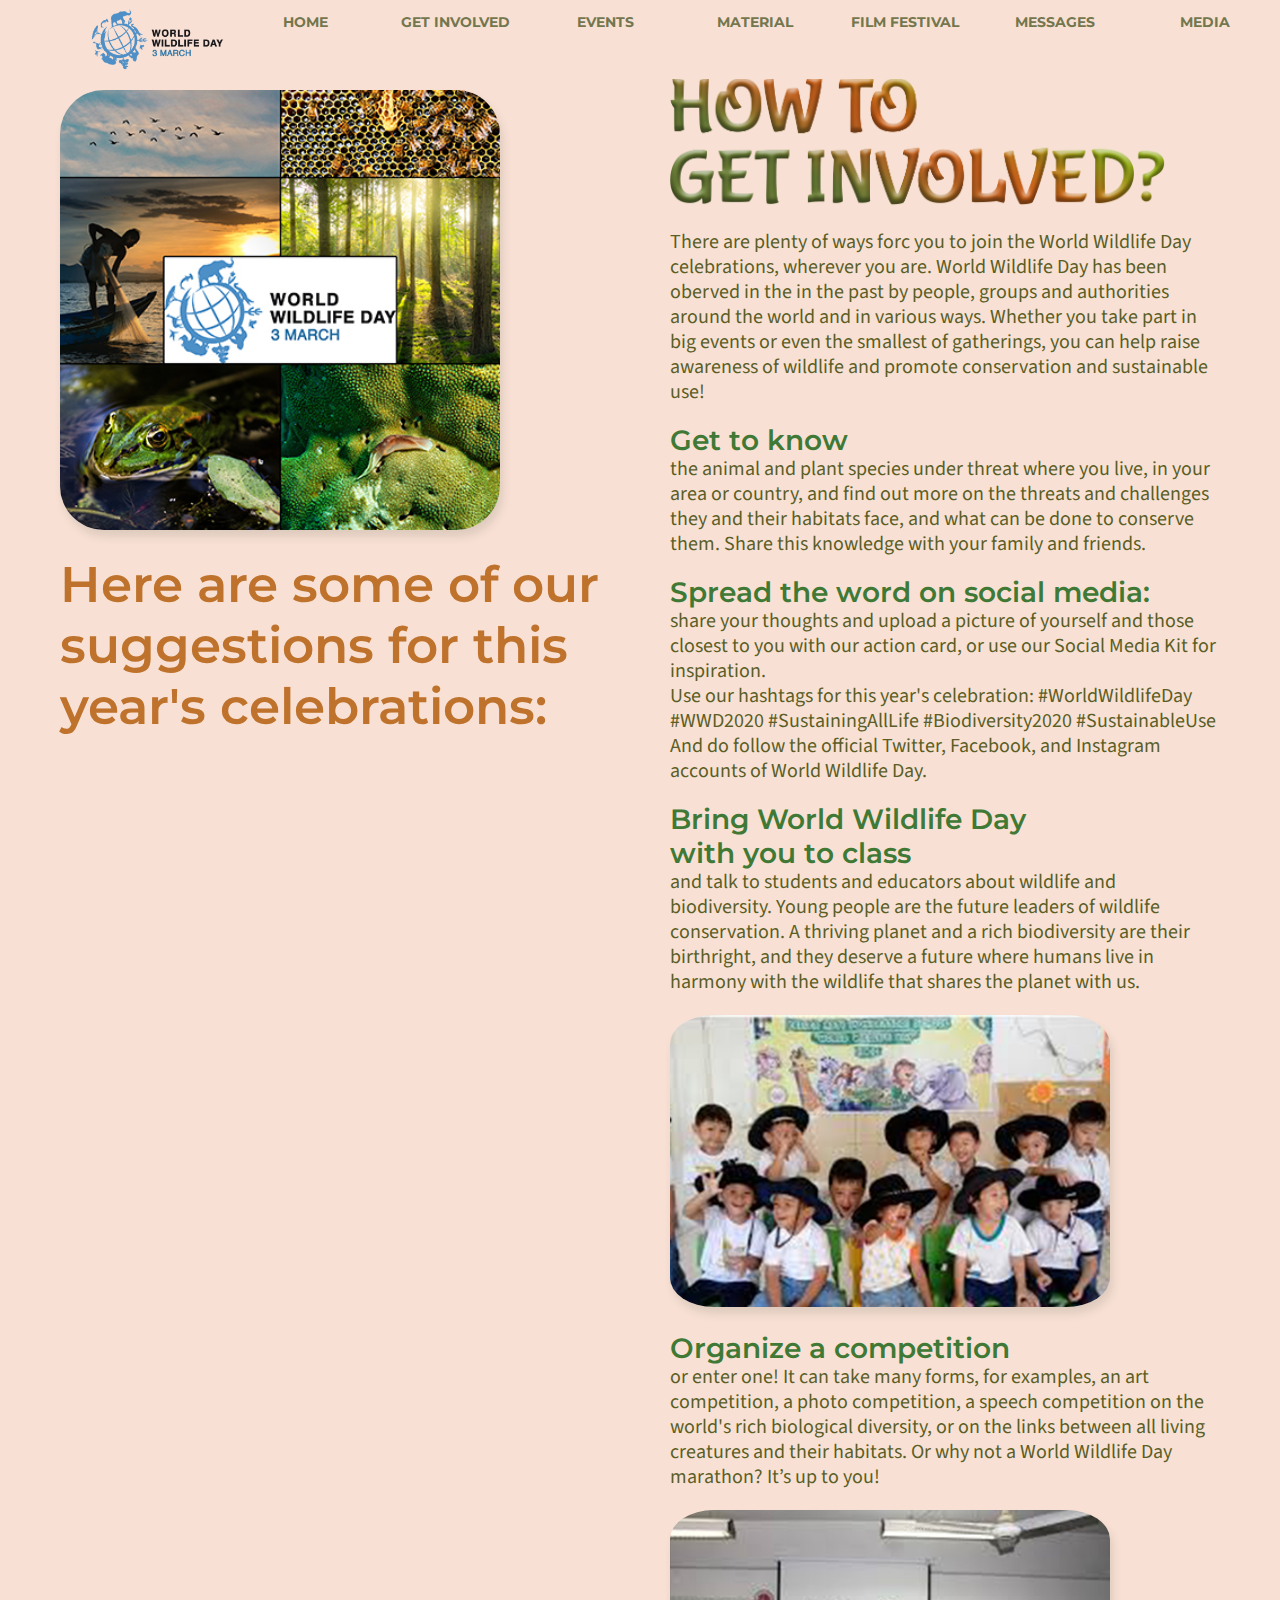
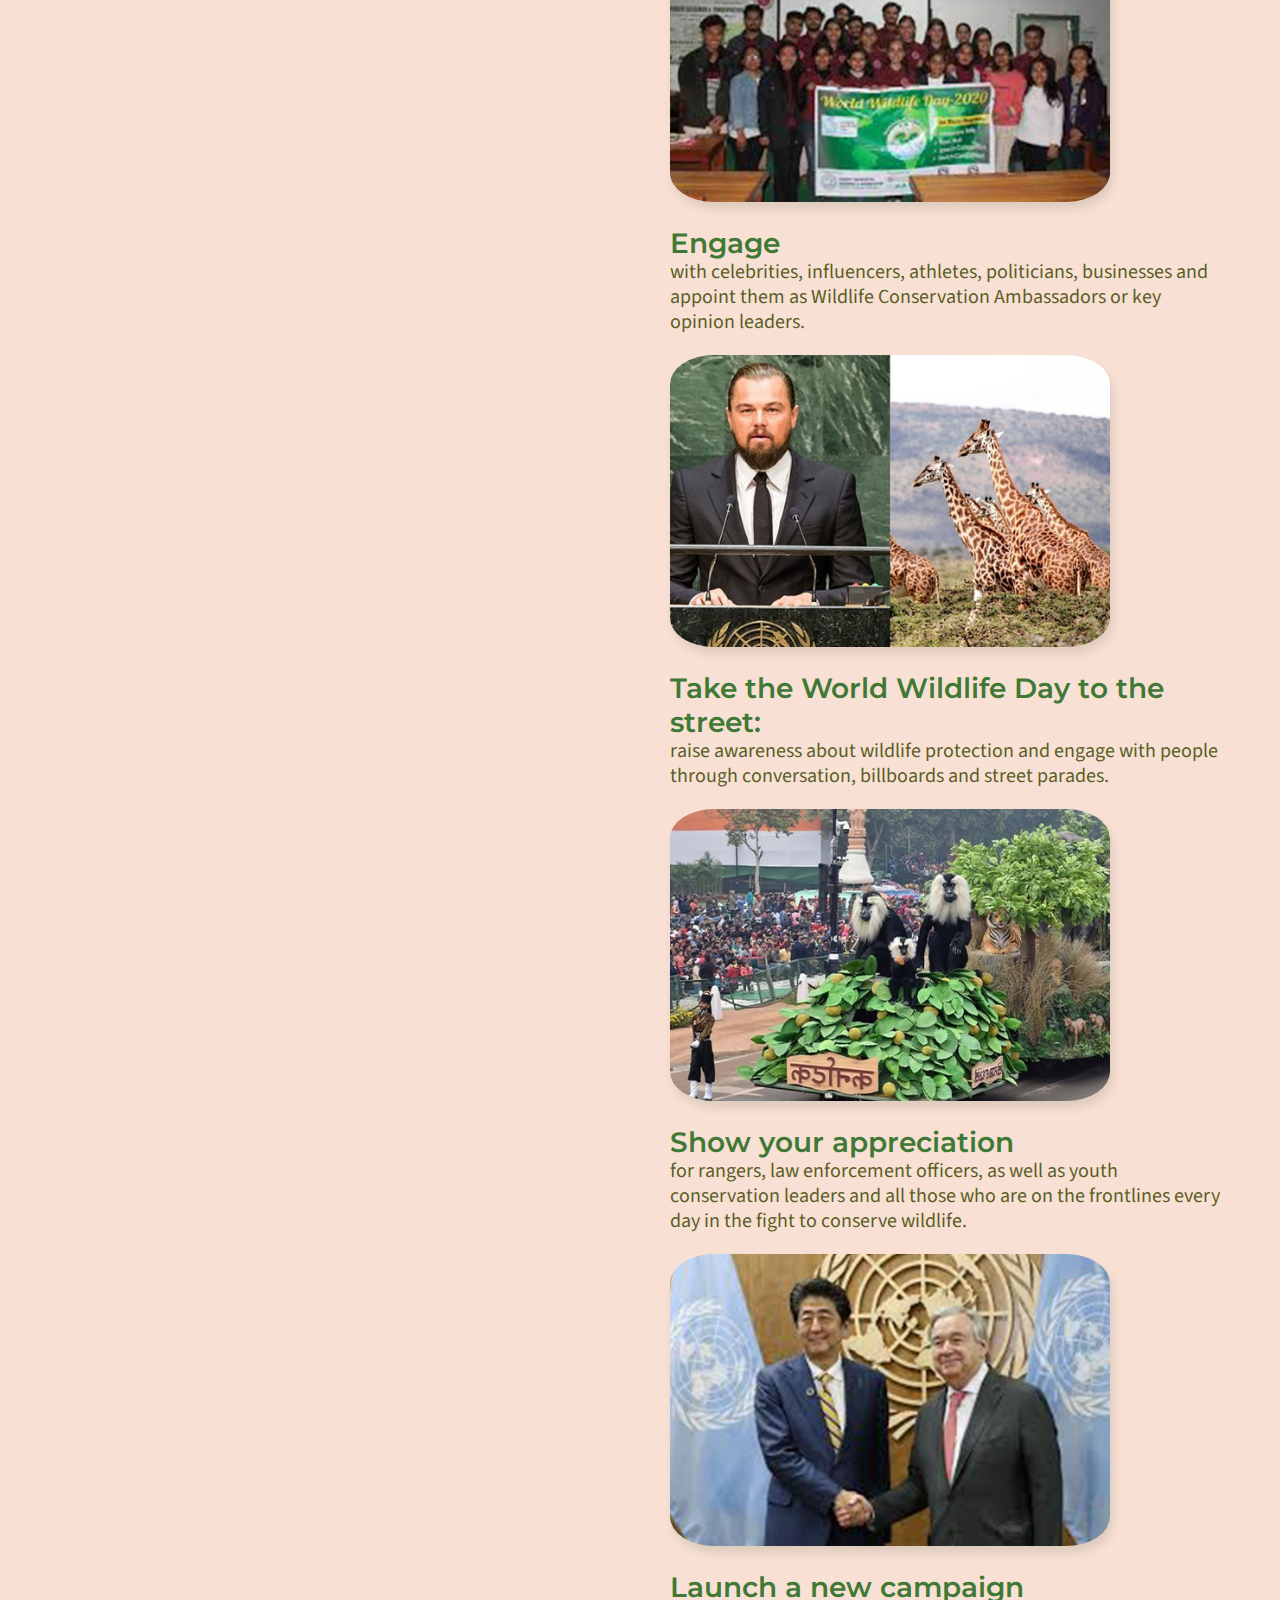
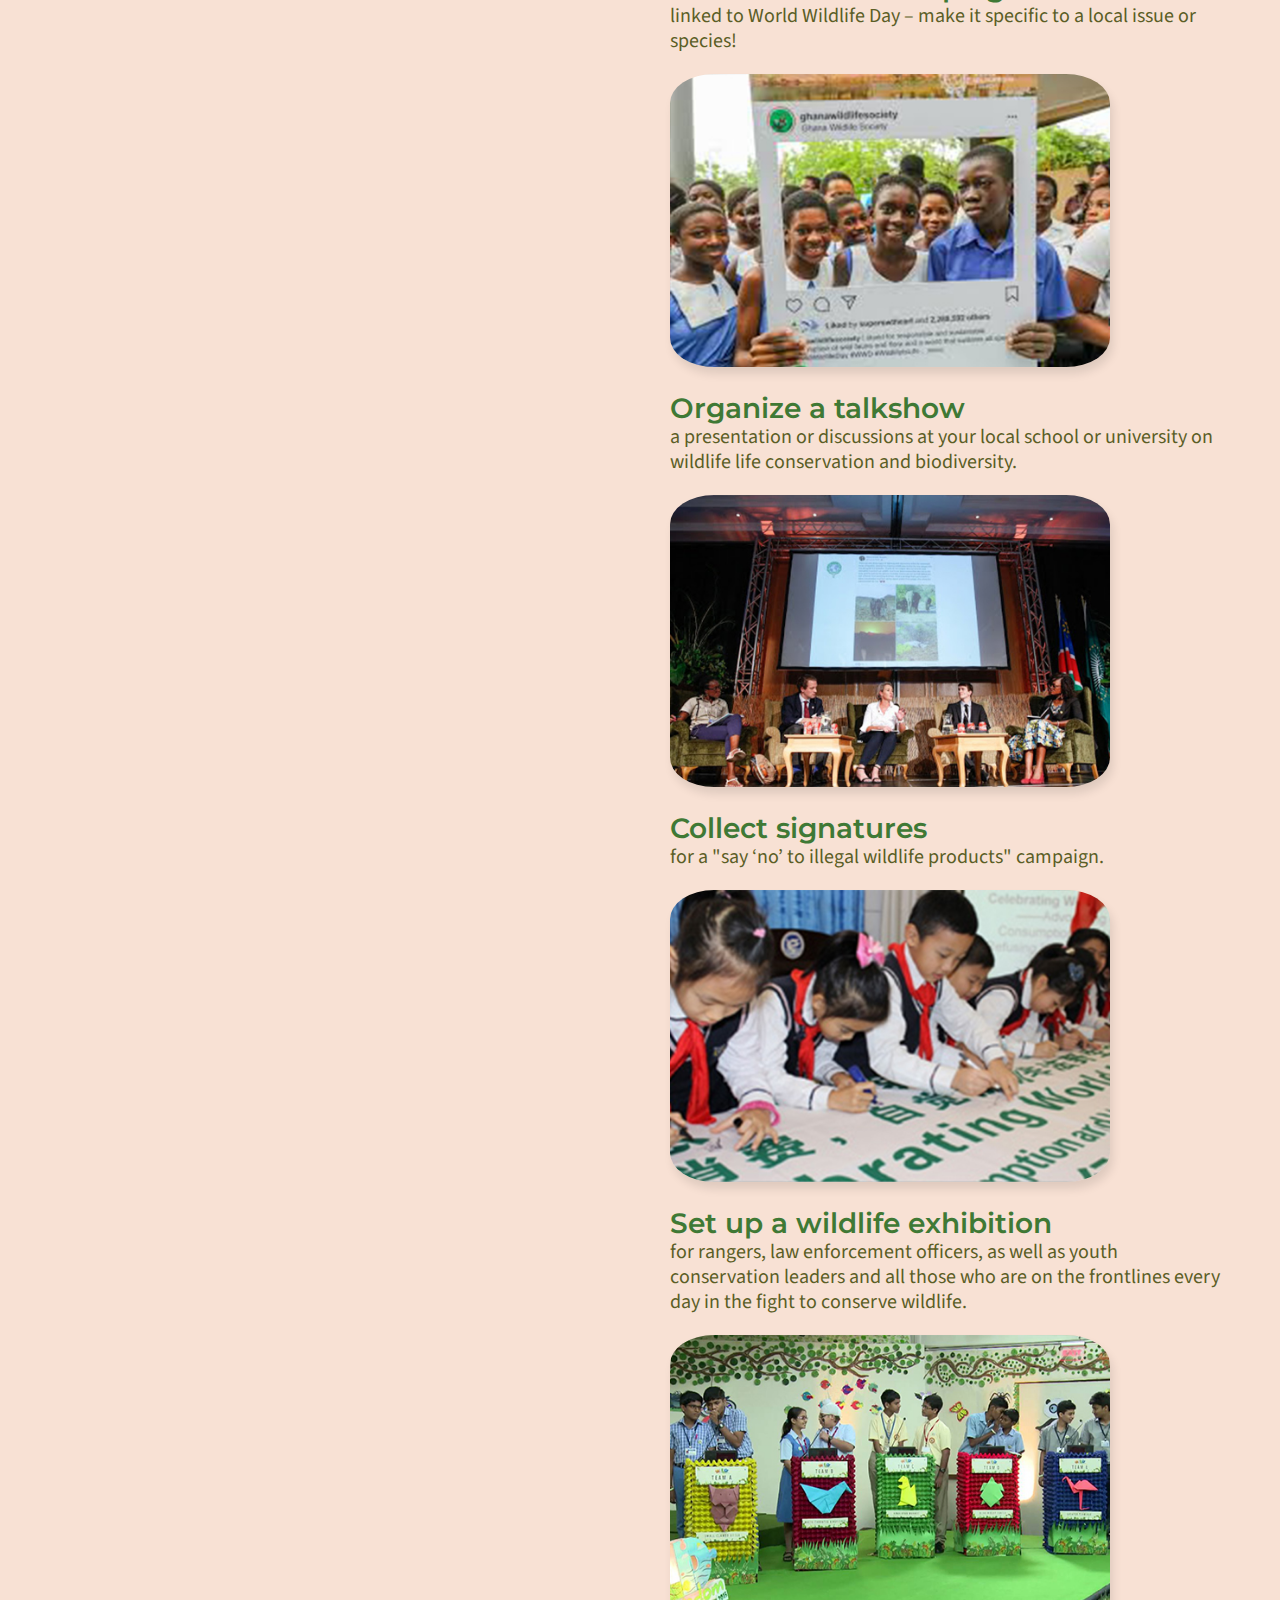
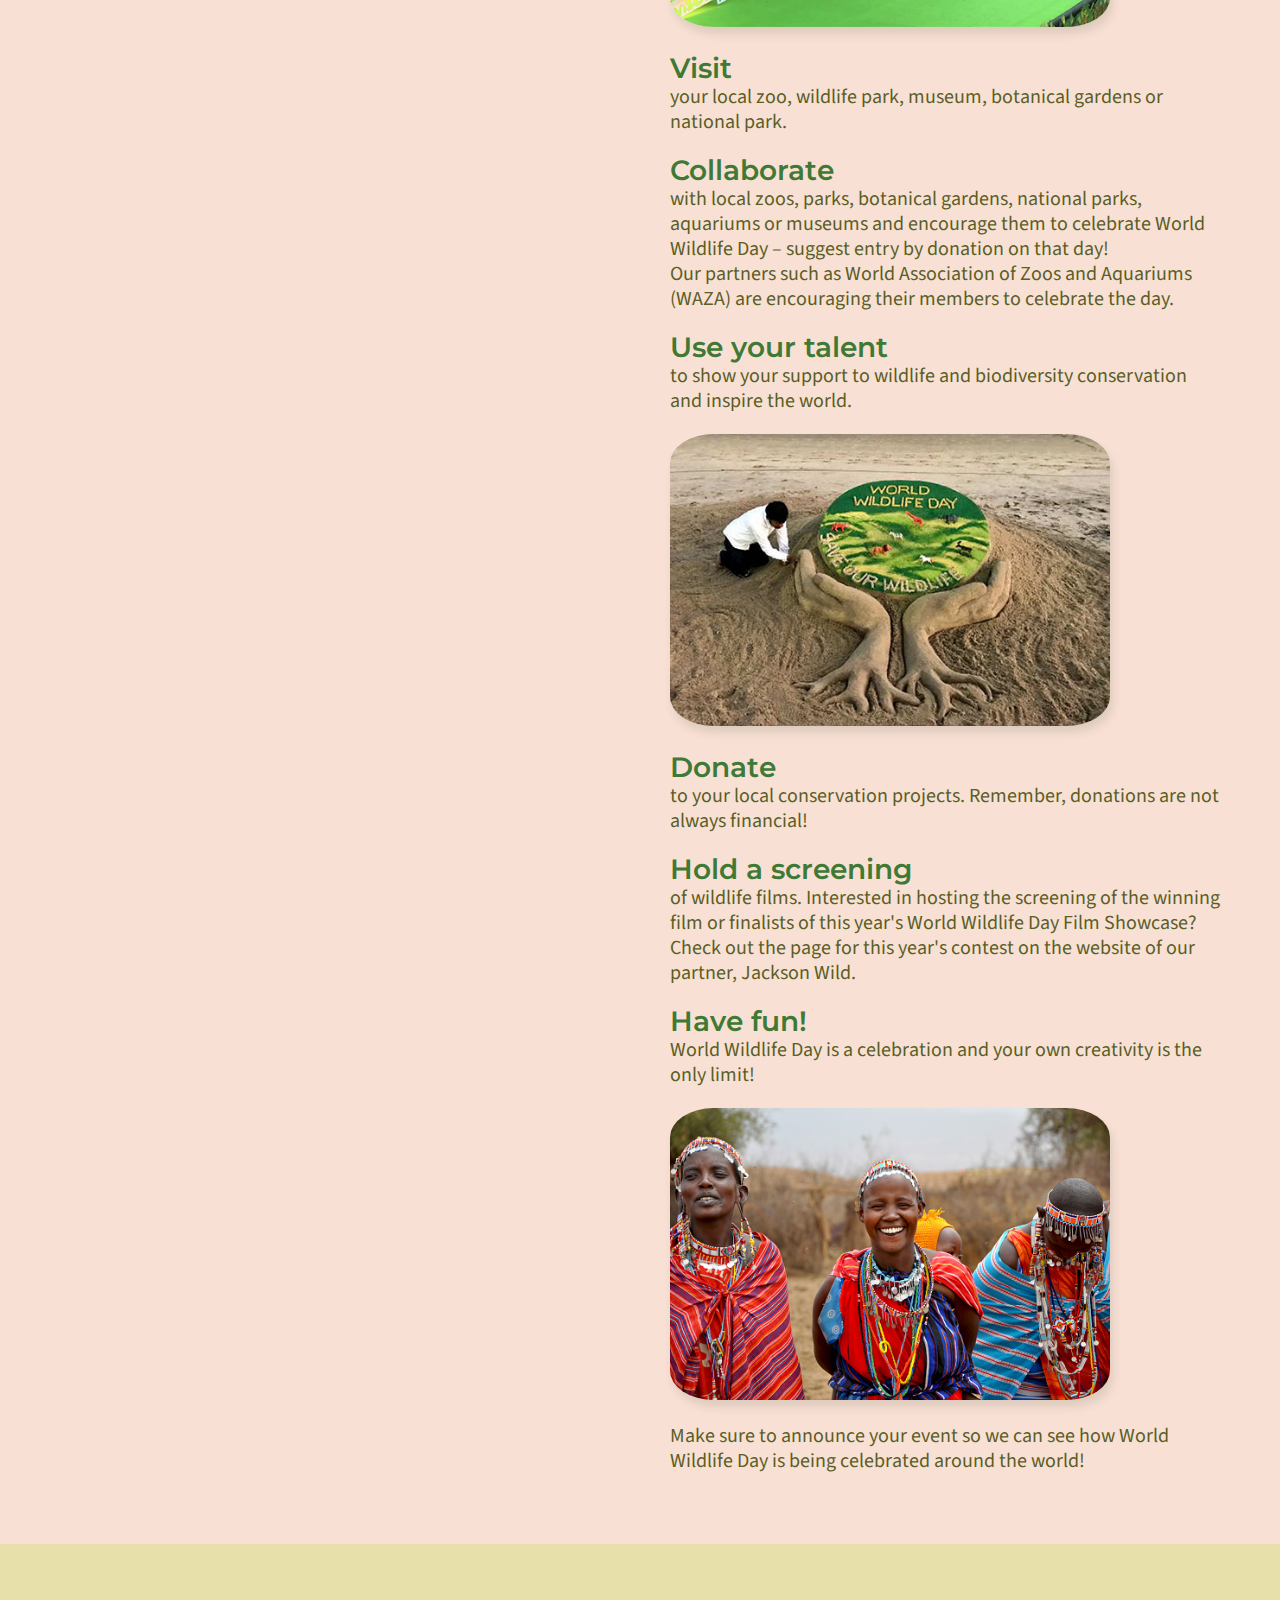
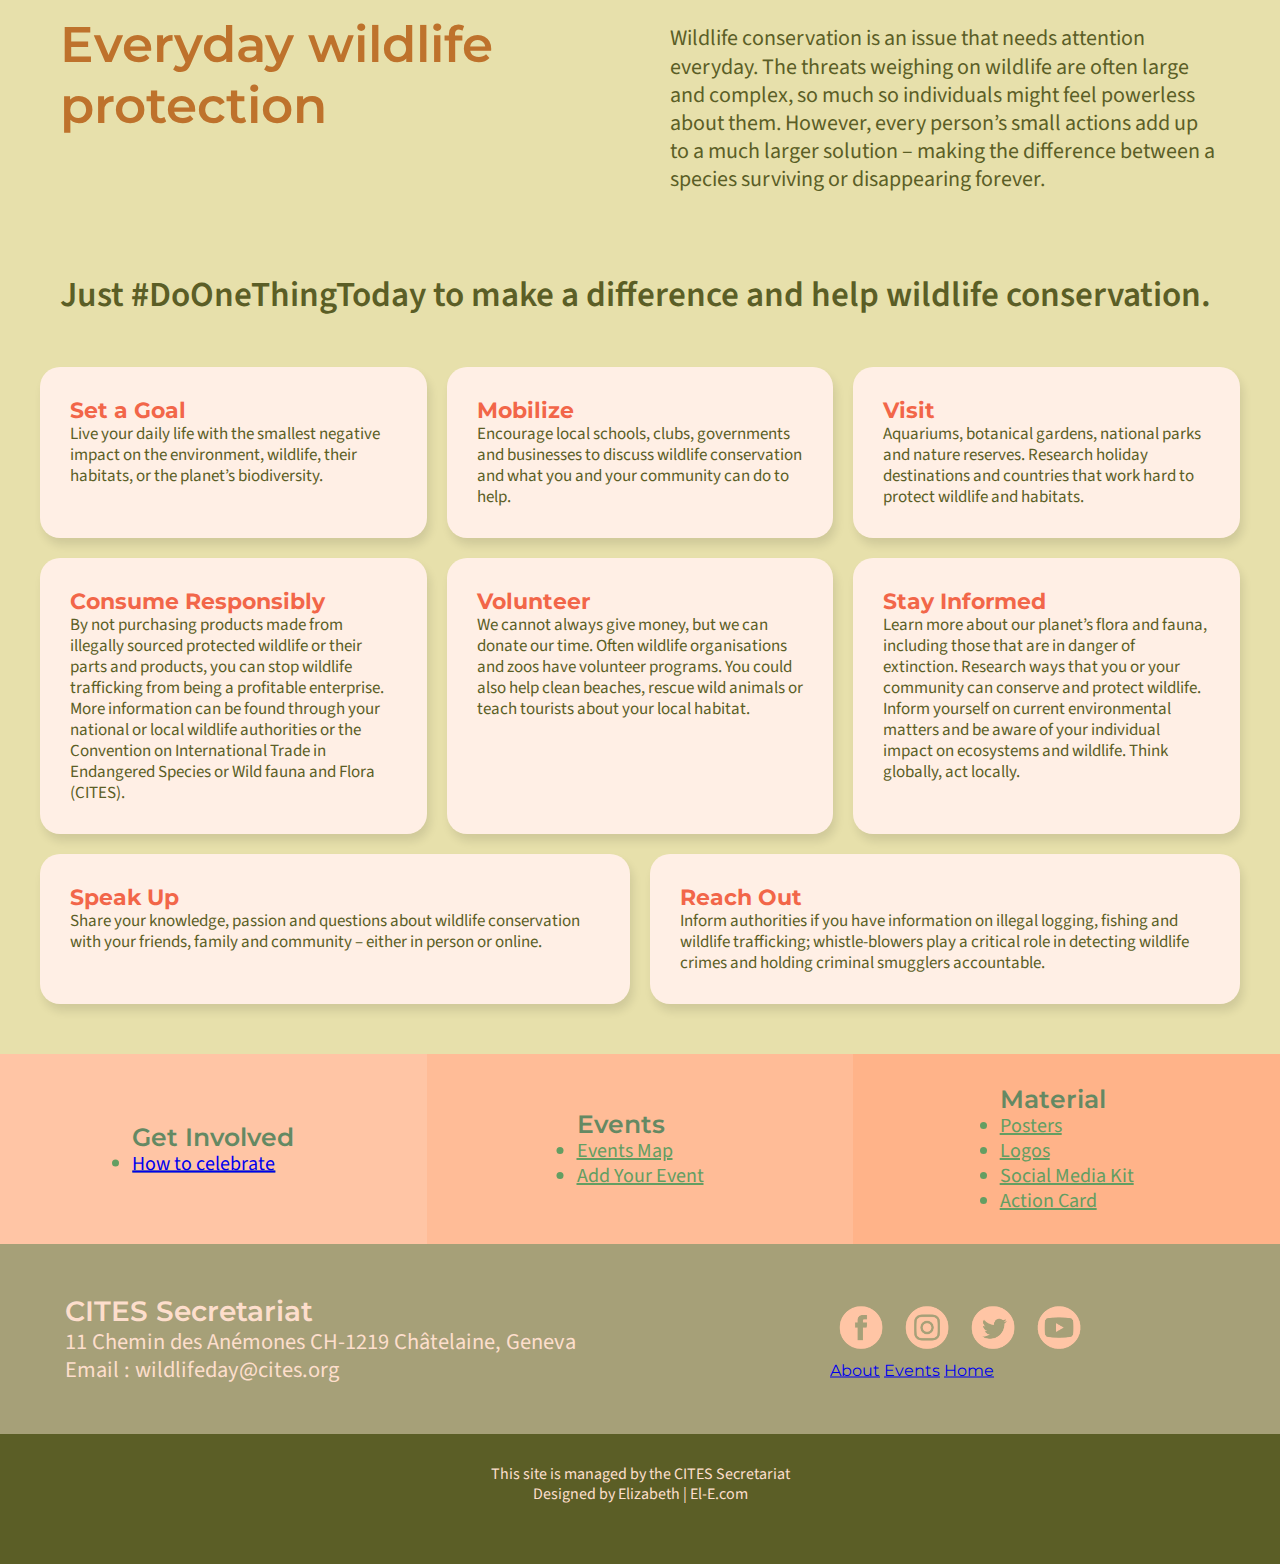
<file: latihan5/getinvolved.html>
<!DOCTYPE html>
<html>
<head>
	<title>Get Involved</title>
	<meta name='viewport' content='width=device-width, initial-scale=1'>
	<link rel='stylesheet' type='text/css' href='assets/global.css'>
	<link rel='stylesheet' type='text/css' href='assets/typography.css'>
</head>
<body>
	<main class="main-home">
		<navbar>
		<a href="javascript:void(0);" class="nav-toggle garis" id="nav-toggle" onclick="toggle()">=</a>
		<img class= "navbar-brand wwd" src="assets/wwd-01.png">
  	 <ul id = "nav-links" class="nav-links flex-child-2 active">
        <li><a href="home.html">HOME</a></li>
        <li><a href="getinvolved.html">GET INVOLVED</a></li>
        <li><a href="#Events">EVENTS</a></li>
        <li><a href="#Material">MATERIAL</a></li>
        <li><a href="#Film FESTIVAL">FILM FESTIVAL</a></li>
        <li><a href="#Messages">MESSAGES</a></li>
        <li><a href="#Media">MEDIA</a></li>
     </ul>
    </navbar>
	<div class="get-involved">
	<div class="flex-container">
		<div class="flex-child">
			<img src="assets/getinvolved.jpg" class="image-radius img1">
			<h1>Here are some of our suggestions for this year's celebrations:</h1>
		</div>
		<div class="flex-child">
			<img src="assets/judul2.png" class="judul2" >

			<p>There are plenty of ways forc you to join the World Wildlife Day celebrations, wherever you are. World Wildlife Day has been oberved in the in the past by people, groups and authorities around the world and in various ways. Whether you take part in big events or even the smallest of gatherings, you can help raise awareness of wildlife and promote conservation and sustainable use!</p>

			<br>
			<h2>Get to know</h2>
			<p>the animal and plant species under threat where you live, in your area or country, and find out more on the threats and challenges they and their habitats face, and what can be done to conserve them. Share this knowledge with your family and friends.</p>
			<br>

			<h2>Spread the word on social media:</h2>
			<p>share your thoughts and upload a picture of yourself and those closest to you with our action card, or use our Social Media Kit for inspiration.</p>
			<p>Use our hashtags for this year's celebration: #WorldWildlifeDay #WWD2020 #SustainingAllLife #Biodiversity2020 #SustainableUse</p>
			<p>And do follow the official Twitter, Facebook, and Instagram accounts of World Wildlife Day.</p>

			<br>
			<h2>Bring World Wildlife Day <br>with you to class</h2>
			<p>and talk to students and educators about wildlife and biodiversity. Young people are the future leaders of wildlife conservation. A thriving planet and a rich biodiversity are their birthright, and they deserve a future where humans live in harmony with the wildlife that shares the planet with us.</p>
			<img src="assets/1.jpg" class="image-radius img1">

			<br>
			<h2>Organize a competition</h2>
			<p>or enter one! It can take many forms, for examples, an art competition, a photo competition, a speech competition on the world's rich biological diversity, or on the links between all living creatures and their habitats. Or why not a World Wildlife Day marathon? It’s up to you!</p>
			<img src="assets/2.jpg" class="image-radius img1">

			<br>
			<h2>Engage</h2>
			<p>with celebrities, influencers, athletes, politicians, businesses and appoint them as Wildlife Conservation Ambassadors or key opinion leaders.</p>
			<img src="assets/3.jpg" class="image-radius img1">

			<br>
			<h2>Take the World Wildlife Day to the street:</h2>
			<p>raise awareness about wildlife protection and engage with people through conversation, billboards and street parades.</p>
			<img src="assets/4.jpg" class="image-radius img1">

			<br>
			<h2>Show your appreciation</h2>
			<p>for rangers, law enforcement officers, as well as youth conservation leaders and all those who are on the frontlines every day in the fight to conserve wildlife.</p>
			<img src="assets/5.jpg" class="image-radius img1">

			<br>
			<h2>Launch a new campaign</h2>
			<p>linked to World Wildlife Day – make it specific to a local issue or species!</p>
			<img src="assets/6.jpg" class="image-radius img1">

			<br>
			<h2>Organize a talkshow</h2>
			<p>a presentation or discussions at your local school or university on wildlife life conservation and biodiversity.</p>
			<img src="assets/7.jpg" class="image-radius img1">

			<br>
			<h2>Collect signatures</h2>
			<p>for a "say ‘no’ to illegal wildlife products" campaign.</p>
			<img src="assets/8.jpg" class="image-radius img1">

			<br>
			<h2>Set up a wildlife exhibition</h2>
			<p>for rangers, law enforcement officers, as well as youth conservation leaders and all those who are on the frontlines every day in the fight to conserve wildlife.</p>
			<img src="assets/9.jpg" class="image-radius img1">

			<br>
			<h2>Visit</h2>
			<p>your local zoo, wildlife park, museum, botanical gardens or national park.</p>

			<br>
			<h2>Collaborate</h2>
			<p>
				with local zoos, parks, botanical gardens, national parks, aquariums or museums and encourage them to celebrate World Wildlife Day – suggest entry by donation on that day!
				<br>
				Our partners such as World Association of Zoos and Aquariums (WAZA) are encouraging their members to celebrate the day.
			</p>

			<br>
			<h2>Use your talent</h2>
			<p>to show your support to wildlife and biodiversity conservation and inspire the world.</p>
			<img src="assets/10.jpg" class="image-radius img1">

			<br>
			<h2>Donate</h2>
			<p>to your local conservation projects. Remember, donations are not always financial!</p>

			<br>
			<h2>Hold a screening</h2>
			<p>of wildlife films. Interested in hosting the screening of the winning film or finalists of this year's World Wildlife Day Film Showcase? Check out the page for this year's contest on the website of our partner, Jackson Wild.</p>

			<br>
			<h2>Have fun!</h2>
			<p>World Wildlife Day is a celebration and your own creativity is the only limit!</p>
			<img src="assets/11.jpg" class="image-radius img1">
			<p>Make sure to announce your event so we can see how World Wildlife Day is being celebrated around the world!</p>
		</div>
	</div>
	</div>
	<div class = "protection">
	<div class="flex-container card-container">
		<div class="flex-child">
			<h1>Everyday wildlife protection</h1>
		</div>
		<div class="flex-child">
			<p class="deck2">Wildlife conservation is an issue that needs attention everyday. The threats weighing on wildlife are often large and complex, so much so individuals might feel powerless about them. However, every person’s small actions add up to a much larger solution – making the difference between a species surviving or disappearing forever.</p>
		</div>
	</div>
	<div class="flex-container card-container">
		<div class="flex-child">
				<div class="justdo">Just #DoOneThingToday to make a difference and help wildlife conservation. </div>
		</div>
	</div>
	<div class="flex-container">
		<div class="flex-child card">
			<h3>Set a Goal</h3>
			<div class="p2">Live your daily life with the smallest negative impact on the environment, wildlife, their habitats, or the planet’s biodiversity.</div>
		</div>
		<div class="flex-child card">
			<h3>Mobilize</h3>
			<div class="p2">Encourage local schools, clubs, governments and businesses to discuss wildlife conservation and what you and your community can do to help.</div>
		</div>
		<div class="flex-child card">
			<h3>Visit</h3>
			<div class="p2">Aquariums, botanical gardens, national parks and nature reserves. Research holiday destinations and countries that work hard to protect wildlife and habitats.</div>
		</div>
	</div>
	<div class="flex-container">
		<div class="flex-child card">
			<h3>Consume Responsibly</h3>
			<div class="p2">By not purchasing products made from illegally sourced protected wildlife or their parts and products, you can stop wildlife trafficking from being a profitable enterprise. More information can be found through your national or local wildlife authorities or the Convention on International Trade in Endangered Species or Wild fauna and Flora (CITES).</div>
		</div>
		<div class="flex-child card">
			<h3>Volunteer</h3>
			<div class="p2">We cannot always give money, but we can donate our time. Often wildlife organisations and zoos have volunteer programs. You could also help clean beaches, rescue wild animals or teach tourists about your local habitat.</div>
		</div>
		<div class="flex-child card">
			<h3>Stay Informed</h3>
			<div class="p2">Learn more about our planet’s flora and fauna, including those that are in danger of extinction. Research ways that you or your community can conserve and protect wildlife. Inform yourself on current environmental matters and be aware of your individual impact on ecosystems and wildlife. Think globally, act locally.</div>
		</div>
	</div>
	<div class="flex-container">
		<div class="flex-child card">
			<h3>Speak Up</h3>
			<div class="p2">Share your knowledge, passion and questions about wildlife conservation with your friends, family and community –
			either in person or online.</div>
		</div>
		<div class="flex-child card">
			<h3>Reach Out</h3>
			<div class="p2">Inform authorities if you have information on illegal logging, fishing and wildlife trafficking; whistle-blowers play a critical role in detecting wildlife crimes and holding criminal smugglers accountable. </div>
		</div>
	</div>
	</div>
</main>
</body>
	<footer>
			<div class="flex-container">
				<div class="flex-child footer-involved">
					<div class="center-element">
						<h4>Get Involved</h4>
						<ul class="bullets">
							<li><a href="getinvolved.html">How to celebrate</a></li>
						</ul class="bullets">
					</div>
				</div>
				<div class="flex-child footer-events">
					<div class="center-element">
						<h4>Events</h4>
						<ul class="bullets">
							<li>Events Map</li>
							<li>Add Your Event</li>
						</ul class="bullets">
					</div>
				</div>
				<div class="flex-child footer-material">
					<div class="center-element">
						<h4>Material</h4>
						<ul class="bullets">
							<li>Posters</li>
							<li>Logos</li>
							<li>Social Media Kit</li>
							<li>Action Card</li>
						</ul class="bullets">
					</div>
				</div>
			</div>
			<div class="flex-container footer-secretariat">
				<div class="flex-child">
					<div class="center-element">
						<h4 class="cites">CITES Secretariat</h4>
						<div class="address">
							11 Chemin des Anémones CH-1219 Châtelaine, Geneva
						</div>
						<div class="address">Email : wildlifeday@cites.org</div>
					</div>
				</div>
				<div class="flex-child">
					<div class="center-element">
						<img class = "socmed"  src="assets/socmed-1.png">
						<img class = "socmed"  src="assets/socmed-2.png">
						<img class = "socmed"  src="assets/socmed-3.png">
						<img class = "socmed"  src="assets/socmed-4.png">
						<nav class="footnav">
							<a href="javascript:void(0);" onclick="readmore()">About</a>
							<a href="back.html">Events</a>
							<a href="home.html">Home</a>
						</nav>
					</div>
				</div>
			</div>

			<div class="flex-container footer-last">
				<div class="center-element flex-child" >
						<p class="last">
							This site is managed by the CITES Secretariat
							<br>
							Designed by Elizabeth | El-E.com
						</p>
						<p>a</p>
					</div>
			</div>

	</footer>
</html>
    <script type="text/javascript">
      function toggle() {
          if(document.getElementById("nav-links").style.left=="0px"){
            document.getElementById("nav-links").style.left = "-1000px";
          }else{
            document.getElementById("nav-links").style.left = "0px";
          }

    </script>
</file>
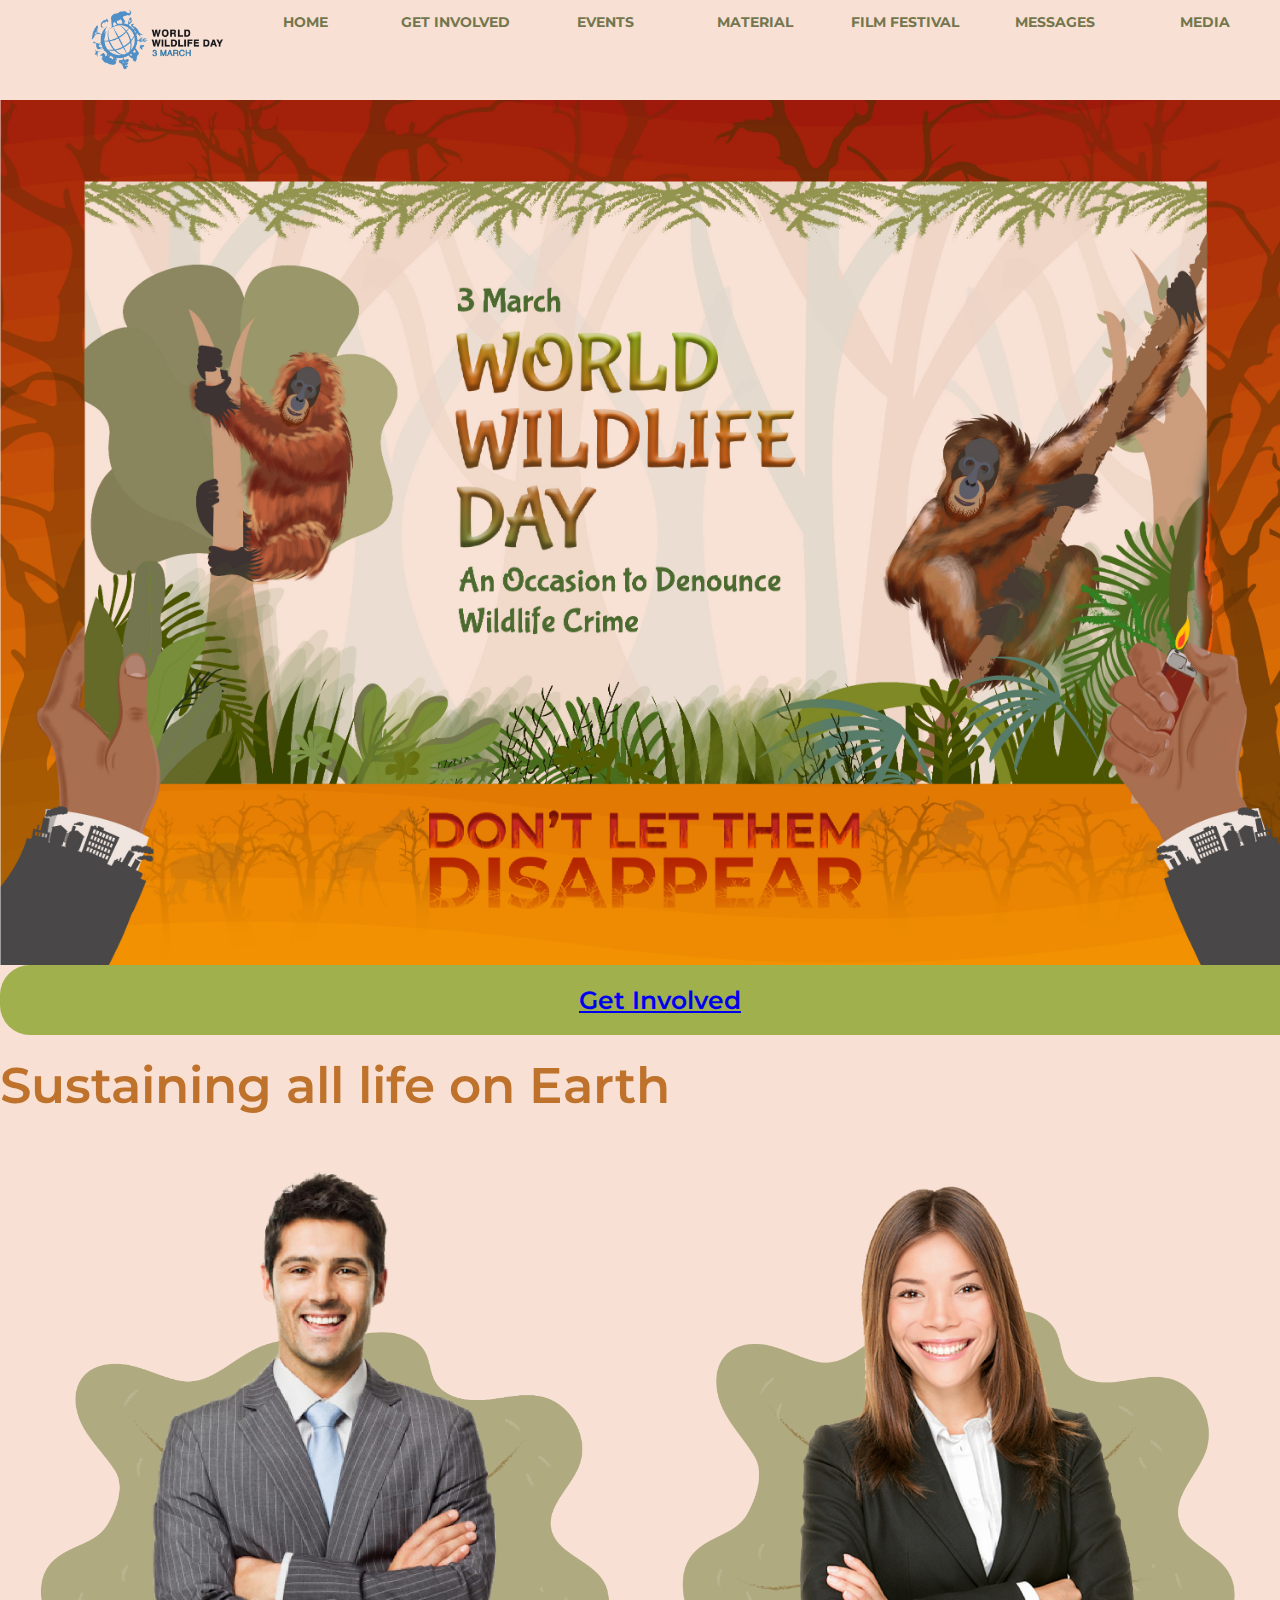
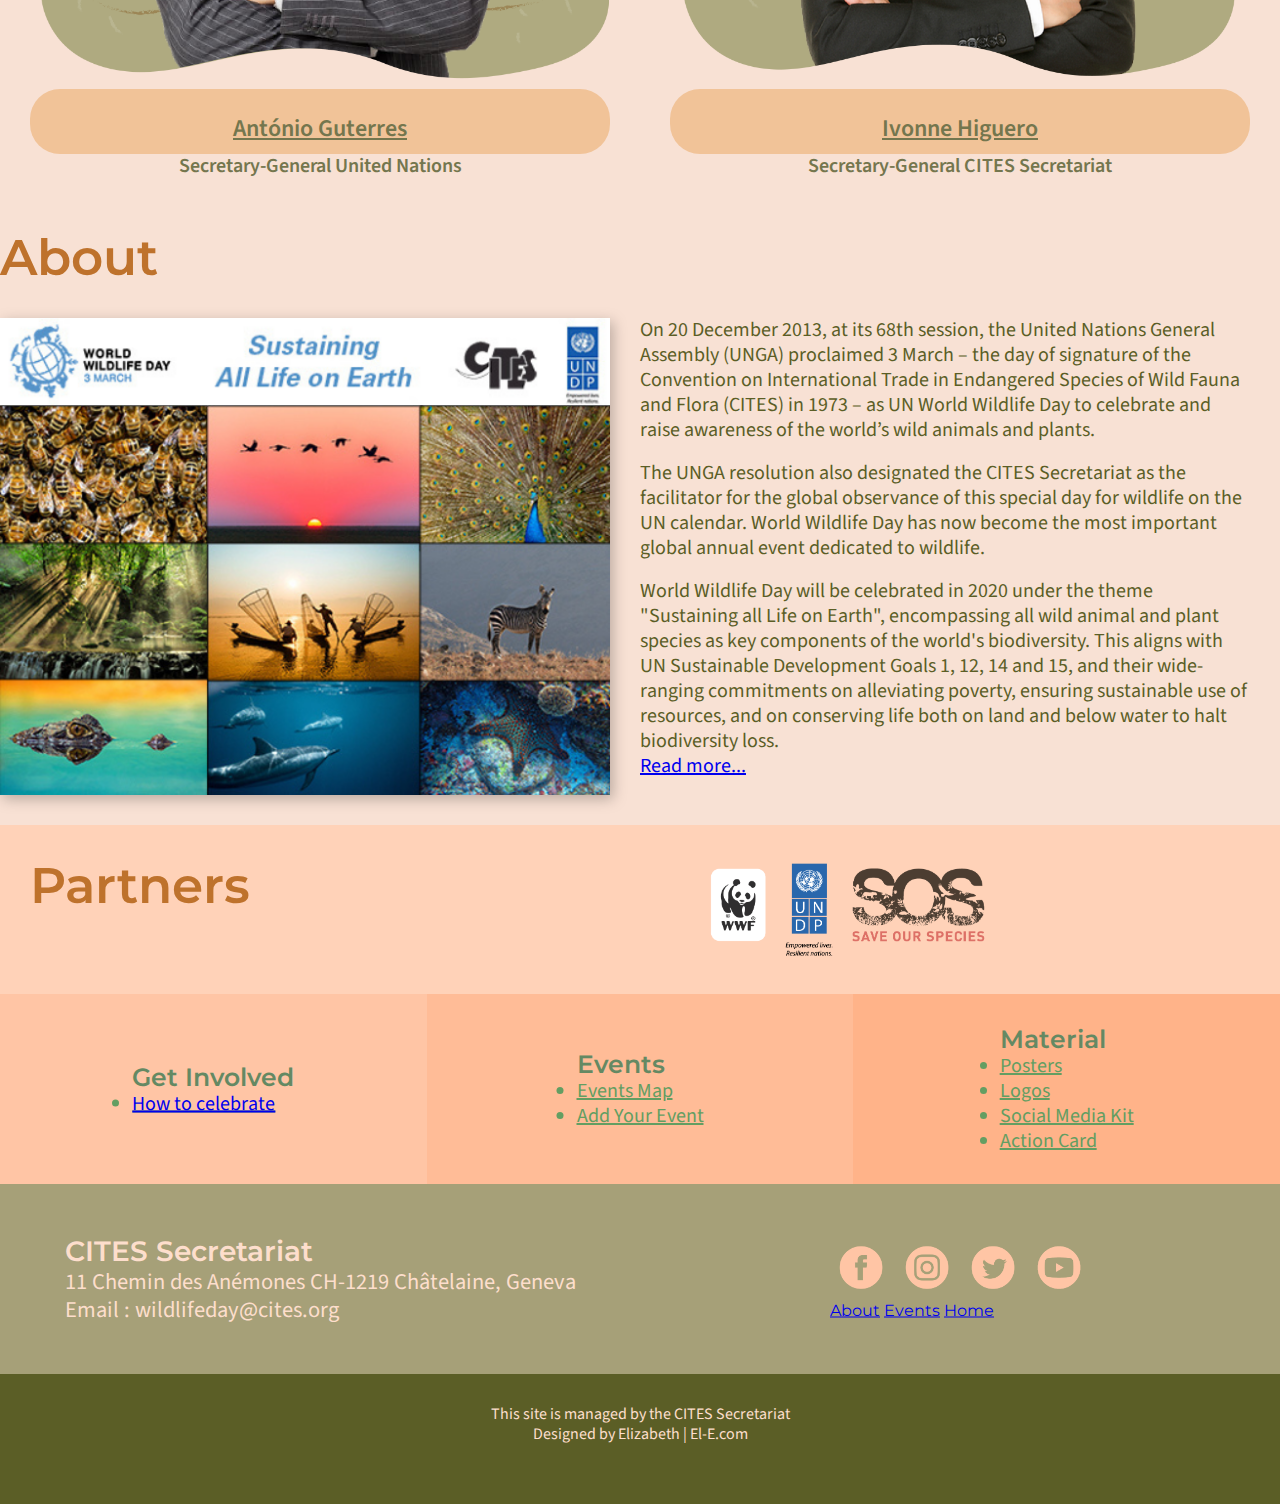
<file: latihan5/home.html>
</!DOCTYPE html>
<html>
<head>
	<title>Home</title>
	<meta name='viewport' content='width=device-width, initial-scale=1'>
	<link rel='stylesheet' type='text/css' href='assets/global.css'>
	<link rel='stylesheet' type='text/css' href='assets/typography.css'>
</head>
<body>
    <navbar>
		<a href="javascript:void(0);" class="nav-toggle garis" id="nav-toggle" onclick="toggle()">=</a>
		<img class= "navbar-brand wwd" src="assets/wwd-01.png">
  	 <ul id = "nav-links" class="nav-links flex-child-2 active">
        <li><a href="home.html">HOME</a></li>
        <li><a href="getinvolved.html">GET INVOLVED</a></li>
        <li><a href="#Events">EVENTS</a></li>
        <li><a href="#Material">MATERIAL</a></li>
        <li><a href="#Film FESTIVAL">FILM FESTIVAL</a></li>
        <li><a href="#Messages">MESSAGES</a></li>
        <li><a href="#Media">MEDIA</a></li>
     </ul>
    </navbar>
<main class="main-home">
    <img src="assets/web-03.jpg" class="desktop">
    <img src="assets/web-01.jpg" class="mobile">
		<div class="involved"><a href= "getinvolved.html">Get Involved</a></div>
		<h1 style="margin-bottom: 20px;">Sustaining all life on Earth</h1>
		<div class="flex-container">
			<div class = "flex-child">
				<img class= "orang" src="assets/orang-1.png" alt="António Guterres">
				<div class="button2">António Guterres</div>
				<div class="jabatan">Secretary-General United Nations</div>
			</div>
			<div class = "flex-child">
				<img class="orang" src="assets/orang-2.png" alt="Ivonne Higuero" style="margin-top:15px">
				<div class="button2 ">Ivonne Higuero</div>
				<div class="jabatan">Secretary-General CITES Secretariat</div>
			</div>
		</div>
		<br>
		<h1>About</h1>
		<div class="flex-container">
			<div class="flex-child" style="padding-right:0!important;padding-left:0!important;">
				<img class= "about_foto" src="assets/about.png">
			</div>
			<div class="flex-child">
				<p>On 20 December 2013, at its 68th session, the United Nations General Assembly (UNGA) proclaimed 3 March – the day of signature of the Convention on International Trade in Endangered Species of Wild Fauna and Flora (CITES) in 1973 – as UN World Wildlife Day to celebrate and raise awareness of the world’s wild animals and plants.</p>
				<br>
				<p>The UNGA resolution also designated the CITES Secretariat as the facilitator for the global observance of this special day for wildlife on the UN calendar. World Wildlife Day has now become the most important global annual event dedicated to wildlife.</p>
				<br>
				<p>World Wildlife Day will be celebrated in 2020 under the theme "Sustaining all Life on Earth", encompassing all wild animal and plant species as key components of the world's biodiversity. This aligns with UN Sustainable Development Goals 1, 12, 14 and 15, and their wide-ranging commitments on alleviating poverty, ensuring sustainable use of resources, and on conserving life both on land and below water to halt biodiversity loss.</p>
				<p><a href="javascript:void(0);" onclick="readmore()">Read more...</a></p>
			</div>
		</div>
	</main>

	<div class="about-container" id="about" onclick="readmore()">
		<div class="about scrolling">

			<h1 style="padding-left:20px!important;padding-top:20px!important">About</h1>
			<div class="flex-container">
				<div class="flex-child">
					<p>On 20 December 2013, at its 68th session, the United Nations General Assembly (UNGA) proclaimed 3 March – the day of signature of the Convention on International Trade in Endangered Species of Wild Fauna and Flora (CITES) in 1973 – as UN World Wildlife Day to celebrate and raise awareness of the world’s wild animals and plants.</p>
					<br>
					<p>The UNGA resolution also designated the CITES Secretariat as the facilitator for the global observance of this special day for wildlife on the UN calendar. World Wildlife Day has now become the most important global annual event dedicated to wildlife.</p>
					<br>
					<p>World Wildlife Day will be celebrated in 2020 under the theme "Sustaining all Life on Earth", encompassing all wild animal and plant species as key components of the world's biodiversity. This aligns with UN Sustainable Development Goals 1, 12, 14 and 15, and their wide-ranging commitments on alleviating poverty, ensuring sustainable use of resources, and on conserving life both on land and below water to halt biodiversity loss.</p>
				</div>
				<div class="flex-child">
					<p>Earth is home to countless species of fauna and flora – too many to even attempt counting. This rich diversity, and the billions of years during which its myriad elements have interacted, are precisely what has made our planet inhabitable for all living creatures, including humans. Historically, we have depended on the constant interplay and interlinkages between all elements of the biosphere for all our needs: the air we breathe, the food we eat, the energy we use, and the materials we need for all purposes. However, unsustainable human activities and overexploitation of the species and natural resources that make up the habitats and ecosystems of all wildlife are imperiling the world’s biodiversity. Nearly a quarter of all species are presently at risk of going extinct in the coming decades, and their demise would only speed up the disappearance of countless others, putting us in danger as well.</p>
					<br>
					<p>On World Wildlife Day 2020, we will celebrate the special place of wild plants and animals in their many varied and beautiful forms as a component of the world’s biological diversity. We will work to raise awareness of the multitude of benefits of wildlife to people, particularly to those communities who live in closest proximity to it, and we will discuss the threats they are facing and the urgent need for governments, civil society, private sector actors and individuals to add their voices and take actions to help conserve wildlife and ensure its continued use is sustainable.</p>
					<br>
					<p><strong>Tap anywhere to back</strong></p>
				</div>
			</div>
		</div>
	</div>

	<div class="flex-container partners">
		<div class="flex-child">
			<h1>Partners</h1>
		</div>
		<div class="flex-child">
			<img class="logo" src="assets/logo.png">
		</div>
	</div>
	<footer>
			<div class="flex-container">
				<div class="flex-child footer-involved">
					<div class="center-element">
						<h4>Get Involved</h4>
						<ul class="bullets">
							<li><a href="getinvolved.html">How to celebrate</a></li>
						</ul class="bullets">
					</div>
				</div>
				<div class="flex-child footer-events">
					<div class="center-element">
						<h4>Events</h4>
						<ul class="bullets">
							<li>Events Map</li>
							<li>Add Your Event</li>
						</ul class="bullets">
					</div>
				</div>
				<div class="flex-child footer-material">
					<div class="center-element">
						<h4>Material</h4>
						<ul class="bullets">
							<li>Posters</li>
							<li>Logos</li>
							<li>Social Media Kit</li>
							<li>Action Card</li>
						</ul class="bullets">
					</div>
				</div>
			</div>
			<div class="flex-container footer-secretariat">
				<div class="flex-child">
					<div class="center-element">
						<h4 class="cites">CITES Secretariat</h4>
						<div class="address">
							11 Chemin des Anémones CH-1219 Châtelaine, Geneva
						</div>
						<div class="address">Email : wildlifeday@cites.org</div>
					</div>
				</div>
				<div class="flex-child">
					<div class="center-element">
						<img class = "socmed"  src="assets/socmed-1.png">
						<img class = "socmed"  src="assets/socmed-2.png">
						<img class = "socmed"  src="assets/socmed-3.png">
						<img class = "socmed"  src="assets/socmed-4.png">
						<nav class="footnav">
							<a href="javascript:void(0);" onclick="readmore()">About</a>
							<a href="back.html">Events</a>
							<a href="home.html">Home</a>
						</nav>
					</div>
				</div>
			</div>

			<div class="flex-container footer-last">
				<div class="center-element flex-child" >
						<p class="last">
							This site is managed by the CITES Secretariat
							<br>
							Designed by Elizabeth | El-E.com
						</p>
						<p>a</p>
					</div>
			</div>

	</footer>
	<script type="text/javascript">
		document.getElementById("about").style.bottom = "-5000px";

		function toggle() {
				if(document.getElementById("nav-links").style.left=="0px"){
					document.getElementById("nav-links").style.left = "-5000px";
				}else{
					document.getElementById("nav-links").style.left = "0px";
				}
		}
		function readmore() {
			var x = document.getElementById("about")
				if(x.style.bottom=="-5000px"){
					x.style.bottom = "0";
				}else{
					x.style.bottom = "-5000px";
				}
		}
	</script>
</body>
</html>
</file>
<file: latihan2/assets/style.css>
* {
		margin: 0;
		padding: 0;
	}
	.Dasar{
		width: 82vw;
		margin: auto;
	}
	.Satu{
		background-color: #93e5e3;
		width: 11.7vw;
		height: 15vh;
		margin: 1vw;

		float: left;
		position: relative;
	}
	.Dua {
		background-color: #e9d3ff;
		width: 16.2vw;
		height: 15vh;
		margin: 1vw;

		float: left;
		position: relative;
	}
	.Tiga {
		background-color: #ffcccc;
		width: 18.5vw;
		height: 20vh;
		margin: 1vw;

		float: left;
		position: relative;
	}
	.EmpatA {
		background-color: #fcec98;
		width: 18.5vw;
		height: 30vh;
		margin: 1vw;
		margin-top: 2vh;

		float: left;
		position: relative;
	}
	.EmpatB {
		background-color: #fcec98;
		width: 18.5vw;
		height: 24vh;
		margin: 1vw;
		margin-top: 8vh;				

		float: left;
		position: relative;
	}
	.EmpatC {
		background-color: #fcec98;
		width: 18.5vw;
		height: 18vh;
		margin: 1vw;
		margin-top: 14vh;
		
		float: left;
		position: relative;
	}
	.EmpatD {
		background-color: #fcec98;
		width: 18.5vw;
		height: 12vh;
		margin: 1vw;
		margin-top: 20vh;

		float: left;
		position: relative;
	}
</file>
<file: latihan3/assets/global.css>
* {
		margin: 0;
		padding: 0;
	}
	body{
		font-family:Montserrat;
	}
	.Dasar{
		width: 80vw;
		margin: auto;
	}
	.Kiri{
		width: 48%;
		margin-right: 2%;
		float: left;
	}
	.Kanan{
		width: 48%;
		margin-left: 2%;
		float: left;
	}
	.Garis1{
		width: 80%;
		height: 4px;
		margin-top: 10px;
		background-color: #6c5b7b;
	}
	.Garis2{
		width: 100%;
		height: 2px;
		margin-top: 10px;
		background-color: #355c7d;
	}
	.Kiri h1{
		color: white;
		background-color: #c06c84;
		font-size: 30px;
		padding:10px;
		padding-left: 23px;
		border-bottom-left-radius: 20px;
	}
	.Kiri h2{
		color: #6c5b7b;
		font-size: 32px;
		padding-bottom: 4px;
		width: 20%;
	}
	.Kiri h3{
		color: #6c5b7b;
		font-size: 20px;
		padding-top: 15px;
	}
	.Masuk{
		padding-left:10px;
		color: grey;
	}
	.Masuk p strong{
		color: #6c5b7b !important;
	}
	.Kiri p{
		color: grey;
	}
	.Kiri ul{
		color: grey;
		font-size: 17px;
		padding top: 1px;
		padding-left: 30px;
	}
	.Kiri table{
		width: 95%;
		height: 20%;
		margin-top: 10px;
		margin-bottom: 54px;
		float: right;
		border-collapse: collapse;
	}
	.Kiri thead tr th {
		color: white;
		background-color: #c06c84;
		vertical-align: top;
		text-align: left;
		font-weight: normal;
		font-size: 23px;
		padding-top: 5px;
		padding-bottom: 5px;
		padding-left: 10px;
		border: 1px solid #6c5b7b;
	}
	.Kiri tbody tr td {
		font-size: 23px;
		padding-top: 5px;
		padding-bottom: 5px;
		padding-left: 10px;
		border: 1px solid #6c5b7b;
		vertical-align: top;
		text-align: left;
	}
	.Kanan{
		padding-top: 10px;
	}
	.Kanan table{
		width: 100%;
		margin-bottom: 30px;
		padding-top: 10px;
		padding-bottom: 40px;
		float: right;

	}
	.Kanan tbody tr td {
		font-size: 23px;
		padding-top: 5px;
		padding-bottom: 5px;
		padding-left: 10px;
		vertical-align: center; text-align: left;
	}
	.Besar{
		font-size: 175px;
		margin-top: -20px;
		color: #333333;
	}
	.Pesan{
		color: #355c7d;;
		background-color: #ffd3b5;
		width: 300px;
		height: 80px;
		border-radius: 20px;
		font-size: 20px;
		padding: 15px;
		padding-bottom: 10px;
		margin-left: auto;
		text-align: left;
	}
	.Icon{
		text-align: right!important;
	}
	.Icon img{
		width: 30px;
		height: 30px;
	}
	.Kanan td p{
		font-weight: bold;
		color: #355c7d;
	}
	.Angka{
		font-size: 45px;
		color: #355c7d;
	}
</file>
<file: lat4/assets/global.css>
* {
	margin: 0;
	padding: 0;
}

main {
	width: 55%;
	margin: 0 auto;
	padding-top: 3.713em;
}

section{
    width: 73%;
    float: right;
 }

aside{
    width: 25%;
    float: left;
    text-align: right;
    margin-right:1.3;
    color: grey;
}

h3{
	padding-top: 1.1em;
}

h4{
	padding-top: 1.3em;
}

ul,li {
	padding-bottom: 1em;
}

p{
	padding-top: 0.326em;
	padding-bottom: 0.326em;
}

.numbering, .endnote {
	padding-top: 0.326em;
	padding-left: 3.713em;
	line-height: 1.728em;
}

img {
	width: 3.038em;
	height: 3.038em;
	padding-top: 3.038em;
	padding-bottom: 3.038em;
	margin-left: auto;
	float:right;
}

table{
	border: 1px solid black;
	border-collapse: collapse;
	width: 100%;
	height: 60%;
	text-align: left;
}

tr,td,th{
	border: 1px solid black;

}
td,th{
	padding-left: 6px;

}
hr {
	margin-top: 1em;
}

@media (max-width: 480px) {
	main {
		width: 90%;
		margin: 2%;
	}
	section {
		width: 90%;
	}
	table {
		padding-top: 1em;
		width: 80%;
	}
	aside {
		width: 70%;
		text-align: left;
		padding-bottom: 1%;
		padding-top: 0 !important;
		padding-left: 20%;
	}
	.numbering, .endnote {
	padding-left: 1.65em;
	line-height: 2.025em;
	}
}
</file>
<file: lat4/assets/typography.css>
@import url('https://fonts.googleapis.com/css2?family=Source+Sans+Pro:wght@200;300;400;600;700&display=swap');

@font-face {
    font-family: 'athelasregular';
    src: url('fonts/Athelas-Regular.woff') format('woff');
    font-weight: normal;
    font-style: normal;
}

h1 {
	font-family: 'Source Sans Pro', sans-serif;
	font-weight: 700;
	font-size: 3.713em;
}

h2 {
	font-family: 'Source Sans Pro', sans-serif;
	font-weight: 550;
	font-size: 2.925em;
}

.deck {
	font-family: 'athelasregular', serif;
	font-weight: 700;
	font-size: 1.3em;
	line-height: 1.65em;
	padding-top: 0.867em;
	padding-bottom: 1.3em;
}
h3 {
	font-family: 'Source Sans Pro', sans-serif;
	font-weight: 550;
	font-size: 1.65em;
}
h4 {
	font-family: 'Source Sans Pro', sans-serif;
	font-weight: 550;
	font-size: 1.3em;
	text-align: center;
}

aside {
	font-family: 'Source Sans Pro', sans-serif;
	font-weight: 400;
	font-size: 1.1em;
	line-height: 1.3em;
	color: grey;
}
p {
	font-family: 'athelasregular', serif;
	font-weight: 400;
	font-size: 1.3em;
	line-height: 1.65em;
}

table {
	font-family: 'Source Sans Pro',sans-serif;
	font-weight:400;
	font-size: 1.3em;
}
.numbering {
	font-family: 'athelasregular', serif;
	font-weight:500;
	font-size:1.3em;
	line-height:1.65em;

}

.endnote {
	font-family: 'athelasregular', serif;
	font-weight:400;
	font-size:1.1em;
	line-height:1.65em;
}

@media (max-width: 480px) {
h1 {
	font-size: 3.038em;
}

h2 {
	font-size: 2.025em;
}
.deck {
	font-weight: 700;
	font-size: 1.1em;
}
h3 {
	font-size: 1.15em;
}
h4 {
	font-size: 1.35em;
	text-align: center;
}

aside {
	font-size: 1.1em;
	line-height: 1.3em;
	color: grey;
}
p {
	font-weight: 100;
	font-size: 1.1em;
	line-height: 1.65em;
}

table {
	font-size: 1.1em;
}
.numbering {
	font-size:1.1em;
	line-height:1.65em;

}

.endnote {
	font-size:0.9em;
	line-height:1.65em;

}
</file>
<file: latihan5/assets/global.css>
* {
  margin: 0;
  padding: 0;
}

.wwd {
  width: 150px;
  padding-left: 80px;
}

navbar {
  z-index: 999;
  width : 100%;
  position: fixed;
  background: #F8E1D4;
  display: flex;
}

navbar ul {
  list-style-type: none;
  margin: 0;
  padding: 0;
  overflow: hidden;
  background-color: #F8E1D4;
  display: flex;
  transition: 1s;
}

navbar li {
  flex: 1;
}

navbar li a {
  display: block;
  color: #74764E;
  text-align: center;
  padding: 14px;
  text-decoration: none;
}

navbar li a:hover {
  background-color: #FFB389;
}

.desktop{
  padding-top: 100px;
  width: 100%;
}

.mobile{
 display: none;
}

.orang {
  width:100%;
}

.socmed{
  width: 62px;
  height: 58px;
}

.about-container{
  position: fixed;
  width: 100vw;
  height: 100vh;
  bottom: -5000px;
  left:0;
  z-index: 1000;
  transition: 1s;
}
.about{
  position: absolute;
  background-color: #F2EECA;
  bottom: 0;
  padding: 10px;
}

.scrolling { 
  overflow: auto;
  max-height:98%;
}

.about_foto {
width: 100%;
left: 95px;
top: 1887px;
filter: drop-shadow(3px 4px 7px rgba(0, 0, 0, 0.25));
}

.foto {
  filter: drop-shadow(0px 4px 4px rgba(0, 0, 0, 0.25));
  border-radius: 30px 30px 30px 30px;
}

.logo {
  width:60%;
  display: block;
}

.container-center{
  text-align: center;
}

.involved {
  width: 100%;
  background: #A0B04C;
  border-radius: 30px;
  padding: 50px; 0px;
  margin-bottom: 20px;
}

.button2 {
  width: 100%;
  background: #F1C398;
  border-radius: 30px;
  padding: 10px 0px;
}
.jabatan {
  width: 100%;
}

.desktop{
    display: block;
    left : -5px;
 }

.mobile {
  display: none;
}

.flex-container {
    display: flex;
    width: 100%;
}
.flex-child {
    flex: 1;
    padding: 30px;
}
.flex-child:first-child {
}
.flex-child-1 {
    flex: 2;
}

.flex-child-2 {
    flex: 8;
}

.get-involved {
  background-color: #F8E1D4;
   padding: 40px 30px;
}

.protection {
  background-color: #E7E0AB;
  padding: 40px 30px;
}

.judul2{
  margin-bottom: 20px;
  width: 90%;
}

.image-radius{
    border-radius: 10%;
    box-shadow: 3px 7px 10px rgba(0, 0, 0, 0.1);
    margin: 20px 0px;
}
footer {
  width: 100%;
}
.footer-involved{
  background-color: #FFC5A5;
}
.footer-events{
  background-color: #FFBC97;
}
.footer-material{
  background-color: #FFB389;
}
.footer-secretariat{
  background-color: #A6A078;
  padding: 20px 0px;
}
.footer-last{
  text-align: center;
  background-color: #5B5E26;
  height: 100px;
  padding-bottom: 30px;
}
.partners{
  background-color: #FFD2B8;

}
.center-element{
  display: inline-block;
  position: relative;
  top: 50%;
  left: 50%;
  transform: translateX(-50%) translateY(-50%);
}

.main-getinvolved{
  padding: 75px;
}
.main-home{
  background-color: #F8E1D4;
  padding: 0px 0px;
}

.card{
  background-color:#FFEFE5;
  margin: 10px 10px;
  border-radius: 20px;
  box-shadow: 3px 7px 10px rgba(0, 0, 0, 0.1);
}

.img1{
  width:80%;
}

.justify-content-evenly{
  justify-content: center;
}

@media (max-width: 1000px) {
    navbar ul {
      position: fixed;
      flex-direction: column;
      top:80px;
    }
    .nav-toggle{
      display: block!important;
    }
    #nav-links{
      left:-500px;
    }
    .nav-brand {
        text-align: center;
    }
}

.nav-toggle{
  display: none;
}

@media (max-width:  576px) {

.desktop{
  display: none;
}

.mobile{
  display: block;
  width: 100%;
}


button {
  width: 195px;
  height: 54px;
  background: #A0B04C;
  border-radius: 30px;
}
 .center-element{
  padding: 30px;
  display: block;
  position: static;
  top: 0!important;
  left: 0!important;
  transform: translateX(0) translateY(0);
 }
.button2 {
  width: 100%;
  }
  .judul2{
    width: 90%;
    margin: 20px 30px;
  }
  .img1{
    width:100%;
  }

  .wwd {
    height: 70px;
  }

  .about_foto {
    width: 80%;
    padding: 15px 45px;
    filter: drop-shadow(3px 4px 7px rgba(0, 0, 0, 0.25));
  }

  .main-home{
    padding: 30px;
  }
  .none {
    height: 2000px;
    background-color: black;
    display: none;
  }
 .img_mobile {
    display: block;
    width: 100vw;
  }
  .img_desktop {
    display: none;
  }
  .flex-container {
    flex-direction: column;
  }
  .nav-toggle{
    display: block;
  }
 #nav-links{
    left:0px;
  }
  .flex-child {
      padding: 0px;
  }
}
</file>
<file: latihan5/assets/typography.css>
@import url('https://fonts.googleapis.com/css2?family=Montserrat:ital,wght@0,700;1,700&display=swap');
@import url('https://fonts.googleapis.com/css2?family=Montserrat:wght@600&display=swap');
@import url('https://fonts.googleapis.com/css2?family=Source+Sans+Pro:wght@200;300;400;600;700&display=swap');

.active {
	font-family: Montserrat;
	font-style: normal;
	font-weight: bold;
	font-size: 14px;
	line-height: 17px;
	color: #74764E;
}

.garis {
	font-family: Source Sans Pro;
	font-style: bold;
	font-weight: bold;
	font-size:40;
	padding-left: 30px;

}
h1 {
	font-family: Montserrat;
	font-style: normal;
	font-weight: 600;
	font-size: 50px;
	line-height: 61px;
	text-align: left;
	color: #BE722C;
}
h2 {
	font-family: Montserrat;
	font-style: normal;
	font-weight: 600;
	font-size: 28.13px;
	line-height: 34px;
	color: #3F7935;
}

h3 {
	font-family: Montserrat;
	font-style: normal;
	font-weight: bold;
	font-size: 22px;
	line-height: 27px;
	color: #F26649;

}

h4 {
	font-family: Montserrat;
	font-style: normal;
	font-weight: 600;
	font-size: 25px;
	line-height: 30px;

	color: #648963;
}

.button2 {
	font-family: Source Sans Pro;
	font-style: normal;
	font-weight: 600;
	font-size: 24px;
	line-height: 30px;
	text-align: center;
	padding-top: 25px;
	text-decoration-line: underline;

	color: #74764E;
}

.jabatan {
	font-family: Source Sans Pro;
	font-style: normal;
	font-weight: 600;
	font-size: 20px;
	line-height: 25px;
	text-align: center;

	color: #74764E;
}

.foto {
	font-family: Source Sans Pro;
	text-decoration-line: underline;
}

.deck {
	font-family: Source Sans Pro;
	font-style: normal;
	font-weight: normal;
	font-size: 25px;
	line-height: 31px;

	color: #5B5E26;
}

.deck2 {
	font-family: Source Sans Pro;
	font-style: normal;
	font-weight: normal;
	font-size: 22px;
	line-height: 28.125px;
	padding: 10px 0px;

	color: #5B5E26;
}

.justdo {
	font-family: Source Sans Pro;
	font-style: normal;
	font-weight: 600;
	font-size: 35.156px;
	line-height: 44px;
	padding: 10px 0px;

	color: #5B5E26;
}

p {
	font-family: Source Sans Pro;
	font-style: normal;
	font-weight: normal;
	font-size: 20px;
	line-height: 25px;

	color: #5B5E26;
}

.p2 { 
	font-family: Source Sans Pro;
	font-style: normal;
	font-weight: normal;
	font-size: 17px;
	line-height: 21px;

	color: #5B5E26;
}

.about p{
	font-family: Source Sans Pro;
	font-style: normal;
	font-weight: normal;
	font-size: 17.5px;
	line-height: 22px;

	color: #BB7A3E;
}

.involved {
	font-family: Montserrat;
	font-style: normal;
	font-weight: 600;
	font-size: 25px;
	line-height: 30px;
	text-align: center;
	padding:20px;
	text-decoration-line: underline;

	color: #FFFFFF;
}

.bullets {
	font-family: Source Sans Pro;
	font-style: normal;
	font-weight: normal;
	font-size: 20px;
	line-height: 25px;
	text-decoration-line: underline;

	color: #639E62;
}

.cites {
	font-family: Montserrat;
	font-style: normal;
	font-weight: 600;
	font-size: 28.125px;
	line-height: 34px;

	color: #FDDECC;
}

.address {
	font-family: Source Sans Pro;
	font-style: normal;
	font-weight: normal;
	font-size: 22.5px;
	line-height: 28px;

	color: #FDDECC;
}

.footnav{
 	font-family: Montserrat;
	font-style: normal;
	font-weight:18px;
	color: #FFC5A5;

}

.last{
	font-family: Source Sans Pro;
	font-style: normal;
	font-weight: normal;
	font-size: 16px;
	line-height: 20px;
	text-align: center;

	color: #FDDECC;
}


@media (max-width:  576px) {
h1 {
	font-size: 34px;
	line-height: 41px;

}
h2 {
	font-size: 26px;
	line-height: 32px;
}

h4 {
	font-size: 24px;
	line-height: 29px;
}

.button2 {
	font-size: 18px;
	padding: 10px;
}

.jabatan {
	font-family: Source Sans Pro;
	font-size: 16px;
	line-height: 20px;
}

.deck {
	font-size: 22px;
	line-height: 28px;
}

.deck2 {
	font-size: 20px;
	line-height: 25px;
}

.justdo {
	font-size: 24px;

	line-height: 30px;
}

p {
	font-size: 18px;
	line-height: 23px;
}


.involved {
	font-size: 20px;
	line-height: 24px;
}

.about p {
	font-size : 17px;
	line-height : 20px;
	padding : 5px 20px;
}
	
.bullets {
	font-size: 18px;
	line-height: 23px;
	margin-left: 30px;
	margin-right: 30px;
}

.cites {
	font-size:24px;
	line-height: 29px;
	margin-left: 30px;
	margin-right: 30px;
	text-align: center;
}

.address {
	font-size: 16px;
	line-height: 20px;
	margin-left: 30px;
	margin-right: 30px;
	text-align: center;
}
.card h3{
	font-size: 20px;
	padding-top: 10px;
	padding-bottom: 2px;
	padding-left: 20px;
}

.p2 {
	font-size: 16px;
	width: 90%;
	padding-left: 20px;
	padding-right: 20px;
	padding-bottom: 10px;
}
}
}
.last {
	font-family: Source Sans Pro;
	font-style: normal;
	font-weight: normal;
	font-size: 11.2px;
	line-height: 14px;
	text-align: center;
	color: #FDDECC;
}
}
</file>
